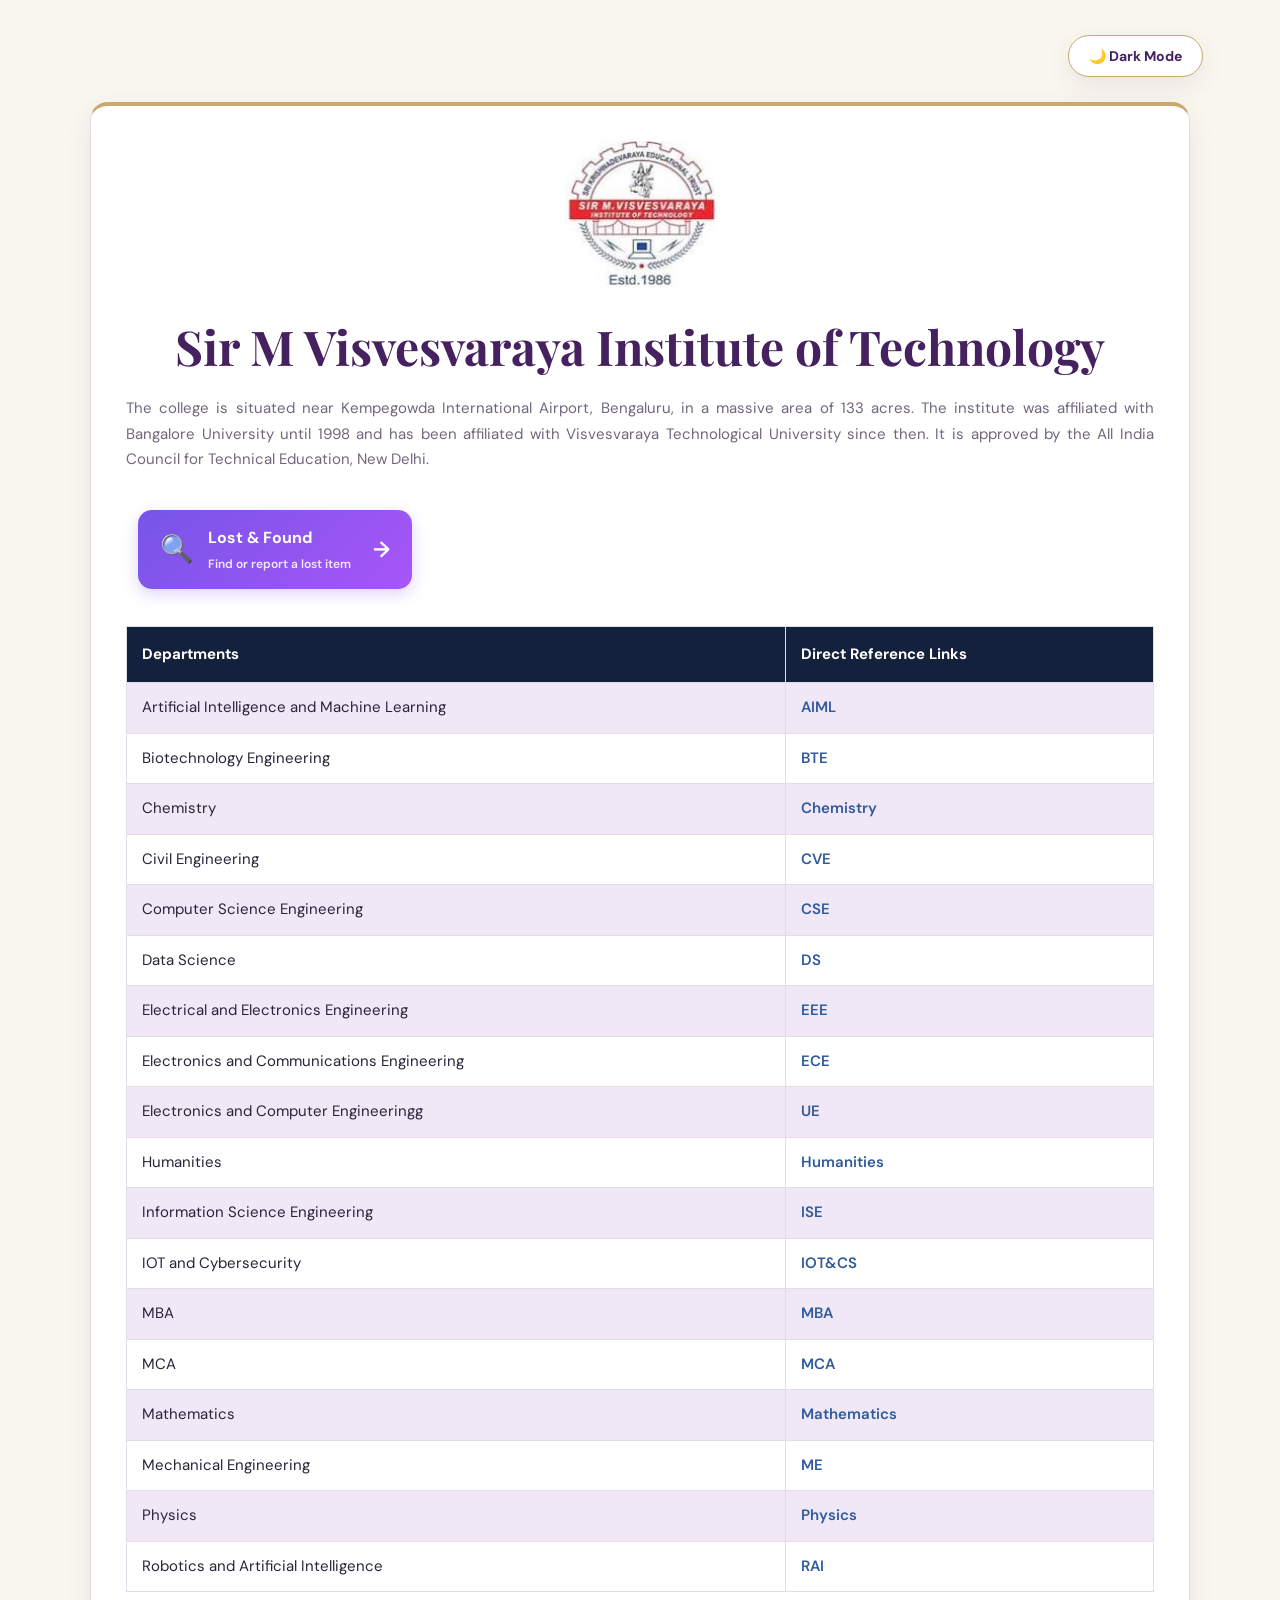
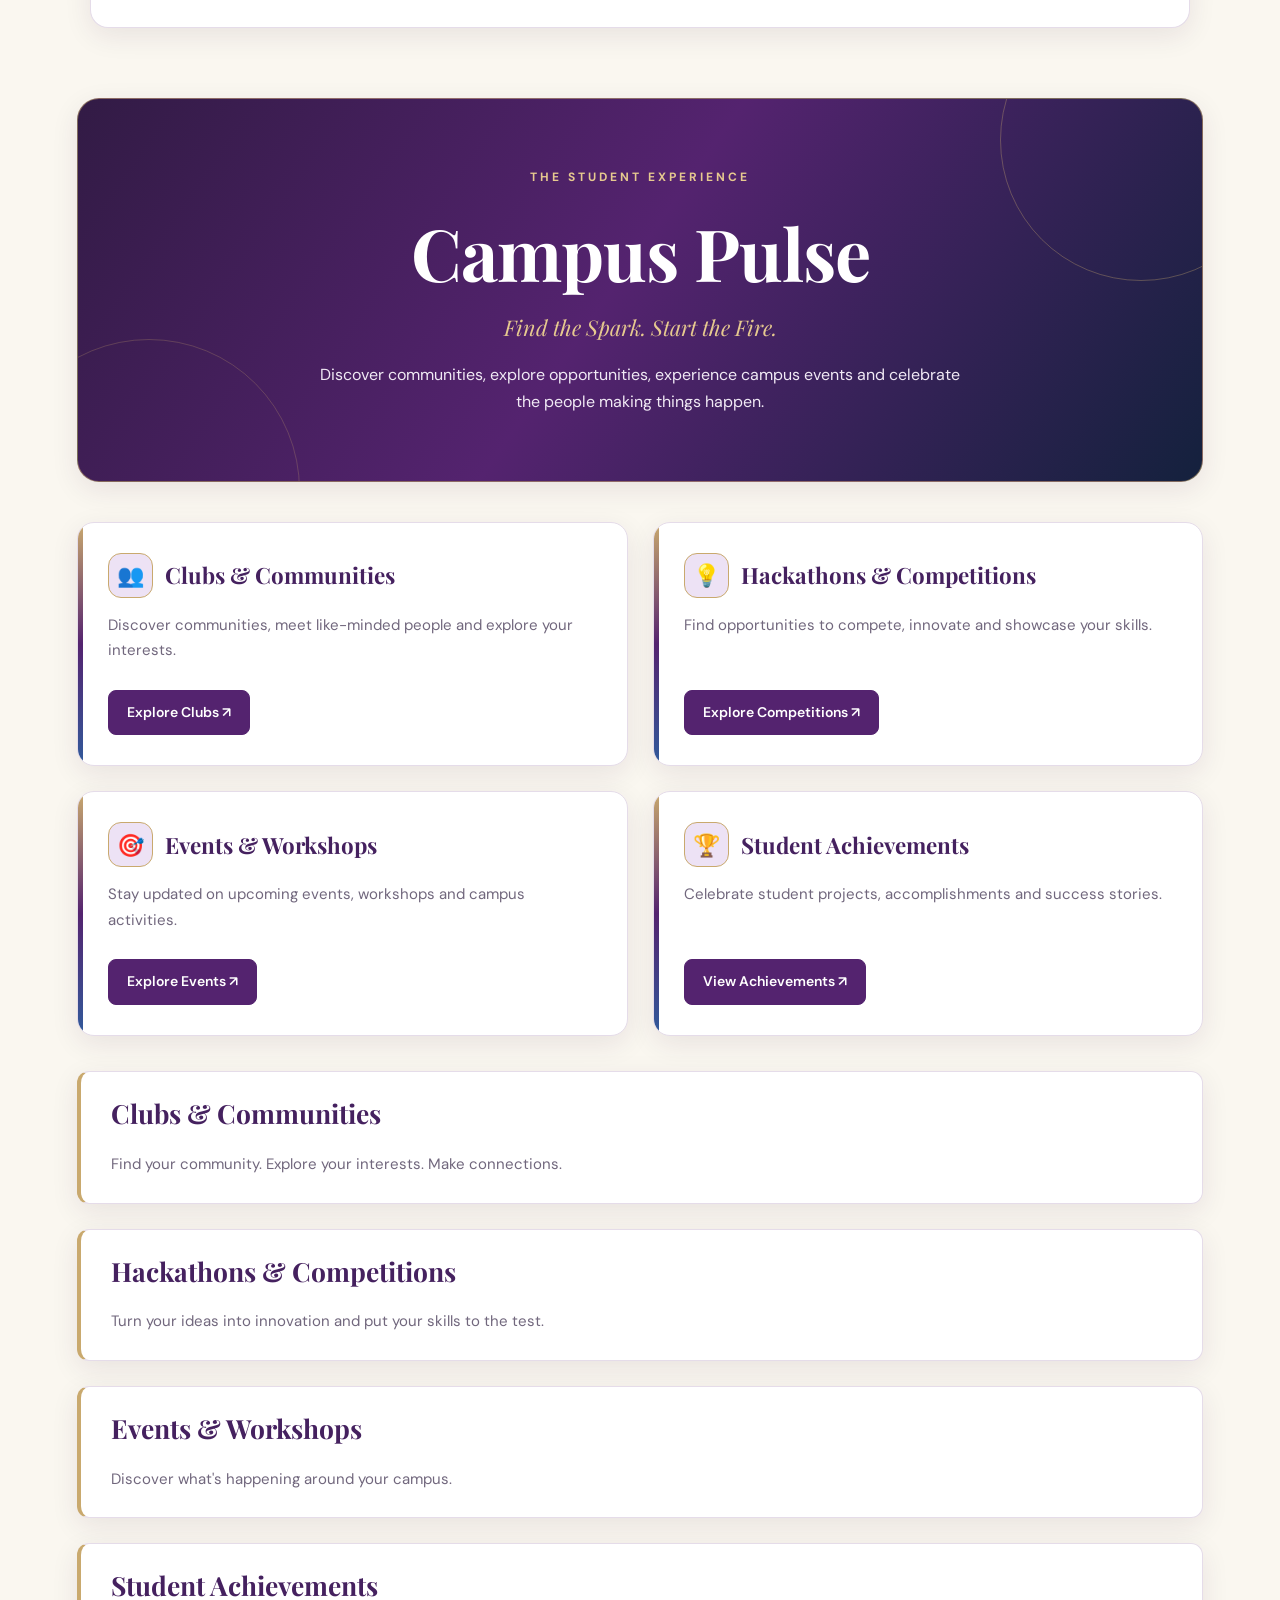
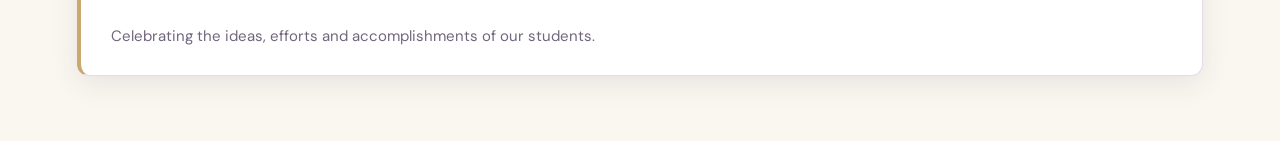
<file: index.html>
<!DOCTYPE html>
<html lang="en">
<head>
    <meta charset="UTF-8">
    <meta name="viewport" content="width=device-width, initial-scale=1.0">
    <title>Campus Pulse | Sir MVIT</title>
    <link rel="stylesheet" href="assign.css">
</head>

<body>

    <button id="theme-toggle" class="theme-toggle">
        🌙 Dark Mode
    </button>

    <div class="card">

        <!-- KEEP YOUR EXISTING COMPLETE BASE64 IMAGE LINE HERE -->
        <img src="[data-uri]" alt="logo">

        <h1>Sir M Visvesvaraya Institute of Technology</h1>

        <div>
            The college is situated near Kempegowda International Airport,
            Bengaluru, in a massive area of 133 acres. The institute was
            affiliated with Bangalore University until 1998 and has been
            affiliated with Visvesvaraya Technological University since then.
            It is approved by the All India Council for Technical Education,
            New Delhi.
        </div>

        <br>

        <table border="2">
        <tr>
            <a href="lost-found.html" class="lost-found-btn">
    <span class="lost-found-icon">🔍</span>
    <span class="lost-found-text">
        <strong>Lost & Found</strong>
        <small>Find or report a lost item</small>
    </span>
    <span class="lost-found-arrow">→</span>
</a>
            <th>Departments</th>
            <th>Direct Reference Links</th>
        </tr>
        <tr>
            <td>Artificial Intelligence and Machine Learning</td>
            <td><a href="https://www.sirmvit.edu/artificial-intelligence-and-machine-learning">AIML</a><br></td>
        </tr>
        <tr>
            <td>Biotechnology Engineering</td>
            <td><a href="https://www.sirmvit.edu/biotechnology">BTE</a><br></td>
        </tr>
        <tr>
            <td>Chemistry</td>
            <td><a href="https://www.sirmvit.edu/department-of-chemistry/">Chemistry</a></td>
        </tr>
        <tr>
            <td>Civil Engineering</td>
            <td><a href="https://www.sirmvit.edu/department-of-civil-engineering">CVE</a></td>
        </tr>
        <tr>
            <td>Computer Science Engineering</td>
            <td> <a href="https://www.sirmvit.edu/department-of-computer-science-engineering">CSE</a></td>
        </tr>
        <tr>
            <td>Data Science</td>
            <td><a href="https://www.sirmvit.edu/computer-science-engineering-data-science/">DS</a></td>
        </tr>
        <tr>
            <td>Electrical and Electronics Engineering</td>
            <td><a href="https://www.sirmvit.edu/department-of-electrical-electronics-engineering">EEE</a></td>
        </tr>
        <tr>
            <td>Electronics and Communications Engineering</td>
            <td><a href="https://www.sirmvit.edu/department-of-electronics-communication">ECE</a></td>
        </tr>
        <tr>
            <td>Electronics and Computer Engineeringg</td>
            <td><a href="https://www.sirmvit.edu/electronics-and-computer-engineering">UE</a></td>
        </tr>
        <tr>
            <td>Humanities</td>
            <td><a href="https://www.sirmvit.edu/department-of-humanities/">Humanities</a></a></td>
        </tr>
        <tr>
            <td>Information Science Engineering</td>
            <td><a href="https://www.sirmvit.edu/department-of-information-science-engineering/">ISE</a></a></td>
        </tr>
        <tr>
            <td>IOT and Cybersecurity</td>
            <td> <a href="https://www.sirmvit.edu/cse-iot-cybersecurity-including-blockchain-technology">IOT&CS</a></td>
        </tr>
        <tr>
            <td>MBA</td>
            <td><a href="https://www.sirmvit.edu/department-of-mba/">MBA</a></td>
        </tr>
        <tr>
            <td>MCA</td>
            <td><a href="https://www.sirmvit.edu/department-of-mca/">MCA</a></td>
        </tr>
        <tr>
            <td>Mathematics</td>
            <td><a href="https://www.sirmvit.edu/department-of-mathematics/">Mathematics</a></td>
        </tr>
        <tr>
            <td>Mechanical Engineering</td>
            <td><a href="https://www.sirmvit.edu/mechanical-engineering-new/">ME</a></td>
        </tr>
        <tr>
            <td>Physics</td>
            <td><a href="https://www.sirmvit.edu/department-of-physics/">Physics</a></td>
        </tr>
        <tr>
            <td>Robotics and Artificial Intelligence</td>
            <td> <a href="https://www.sirmvit.edu/robotics-and-artificial-intelligence/">RAI</a></td>
        </tr>

 
    </table>

    </div>

    <!-- CAMPUS PULSE SECTION -->

    <section class="campus-pulse">

        <header class="pulse-header">

            <span class="pulse-label">THE STUDENT EXPERIENCE</span>

            <h1>Campus Pulse</h1>

            <p class="pulse-tagline">Find the Spark. Start the Fire.</p>

            <p class="pulse-description">
                Discover communities, explore opportunities, experience
                campus events and celebrate the people making things happen.
            </p>

        </header>

        <div class="pulse-container">

            <article class="pulse-card">
                <h2>
                    <span class="pulse-icon" aria-hidden="true">👥</span>
                    Clubs &amp; Communities
                </h2>

                <p>
                    Discover communities, meet like-minded people and
                    explore your interests.
                </p>

                <a href="clubs.html" target="_blank" rel="noopener">
                    Explore Clubs ↗
                </a>
            </article>

            <article class="pulse-card">
                <h2>
                    <span class="pulse-icon" aria-hidden="true">💡</span>
                    Hackathons &amp; Competitions
                </h2>

                <p>
                    Find opportunities to compete, innovate and
                    showcase your skills.
                </p>

                <a href="competitions.html" target="_blank" rel="noopener">
                    Explore Competitions ↗
                </a>
            </article>

            <article class="pulse-card">
                <h2>
                    <span class="pulse-icon" aria-hidden="true">🎯</span>
                    Events &amp; Workshops
                </h2>

                <p>
                    Stay updated on upcoming events, workshops and
                    campus activities.
                </p>

                <a href="events.html" target="_blank" rel="noopener">
                    Explore Events ↗
                </a>
            </article>

            <article class="pulse-card">
                <h2>
                    <span class="pulse-icon" aria-hidden="true">🏆</span>
                    Student Achievements
                </h2>

                <p>
                    Celebrate student projects, accomplishments and
                    success stories.
                </p>

                <a href="achievements.html" target="_blank" rel="noopener">
                    View Achievements ↗
                </a>
            </article>

        </div>

        <div class="pulse-detail" id="clubs">
            <h2>Clubs &amp; Communities</h2>
            <p>
                Find your community. Explore your interests. Make connections.
            </p>
        </div>

        <div class="pulse-detail" id="competitions">
            <h2>Hackathons &amp; Competitions</h2>
            <p>
                Turn your ideas into innovation and put your skills to the test.
            </p>
        </div>

        <div class="pulse-detail" id="events">
            <h2>Events &amp; Workshops</h2>
            <p>
                Discover what's happening around your campus.
            </p>
        </div>

        <div class="pulse-detail" id="achievements">
            <h2>Student Achievements</h2>
            <p>
                Celebrating the ideas, efforts and accomplishments
                of our students.
            </p>
        </div>

    </section>

    <script src="script.js"></script>

</body>
</html>
</file>
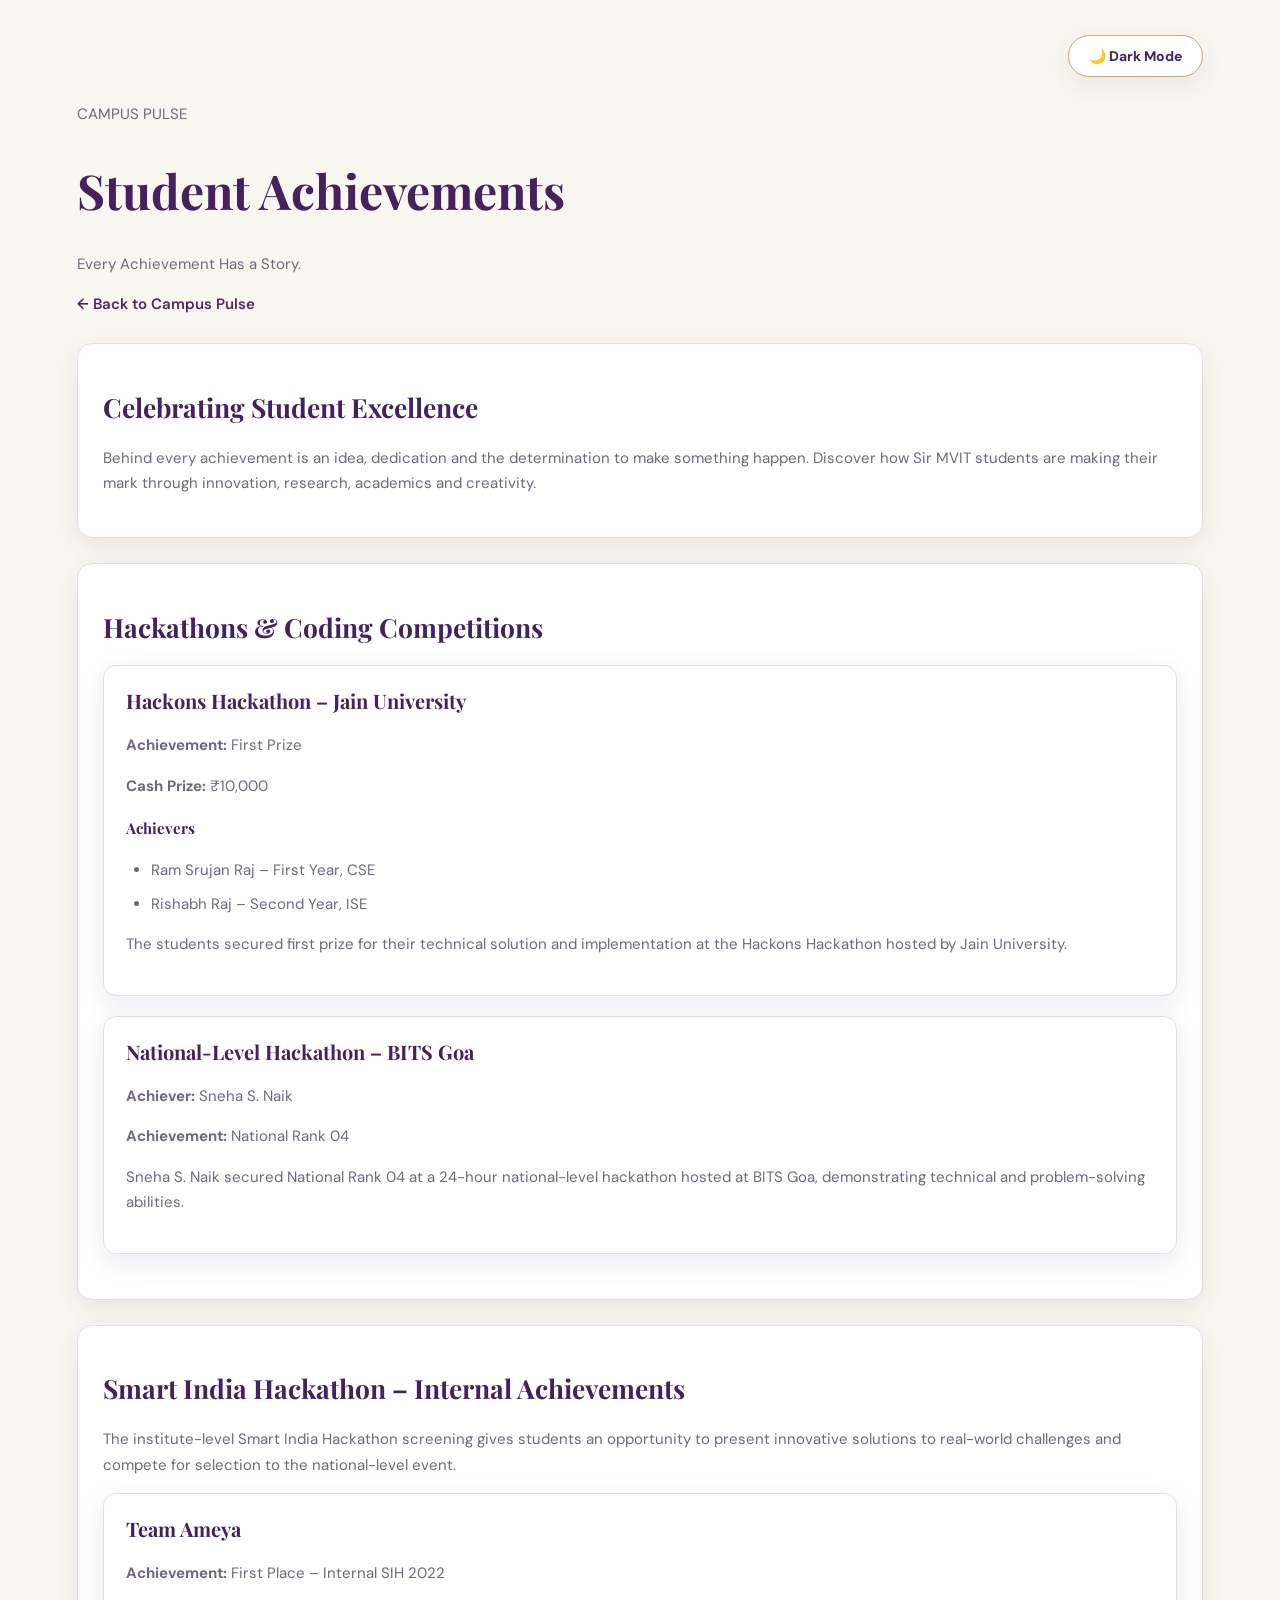
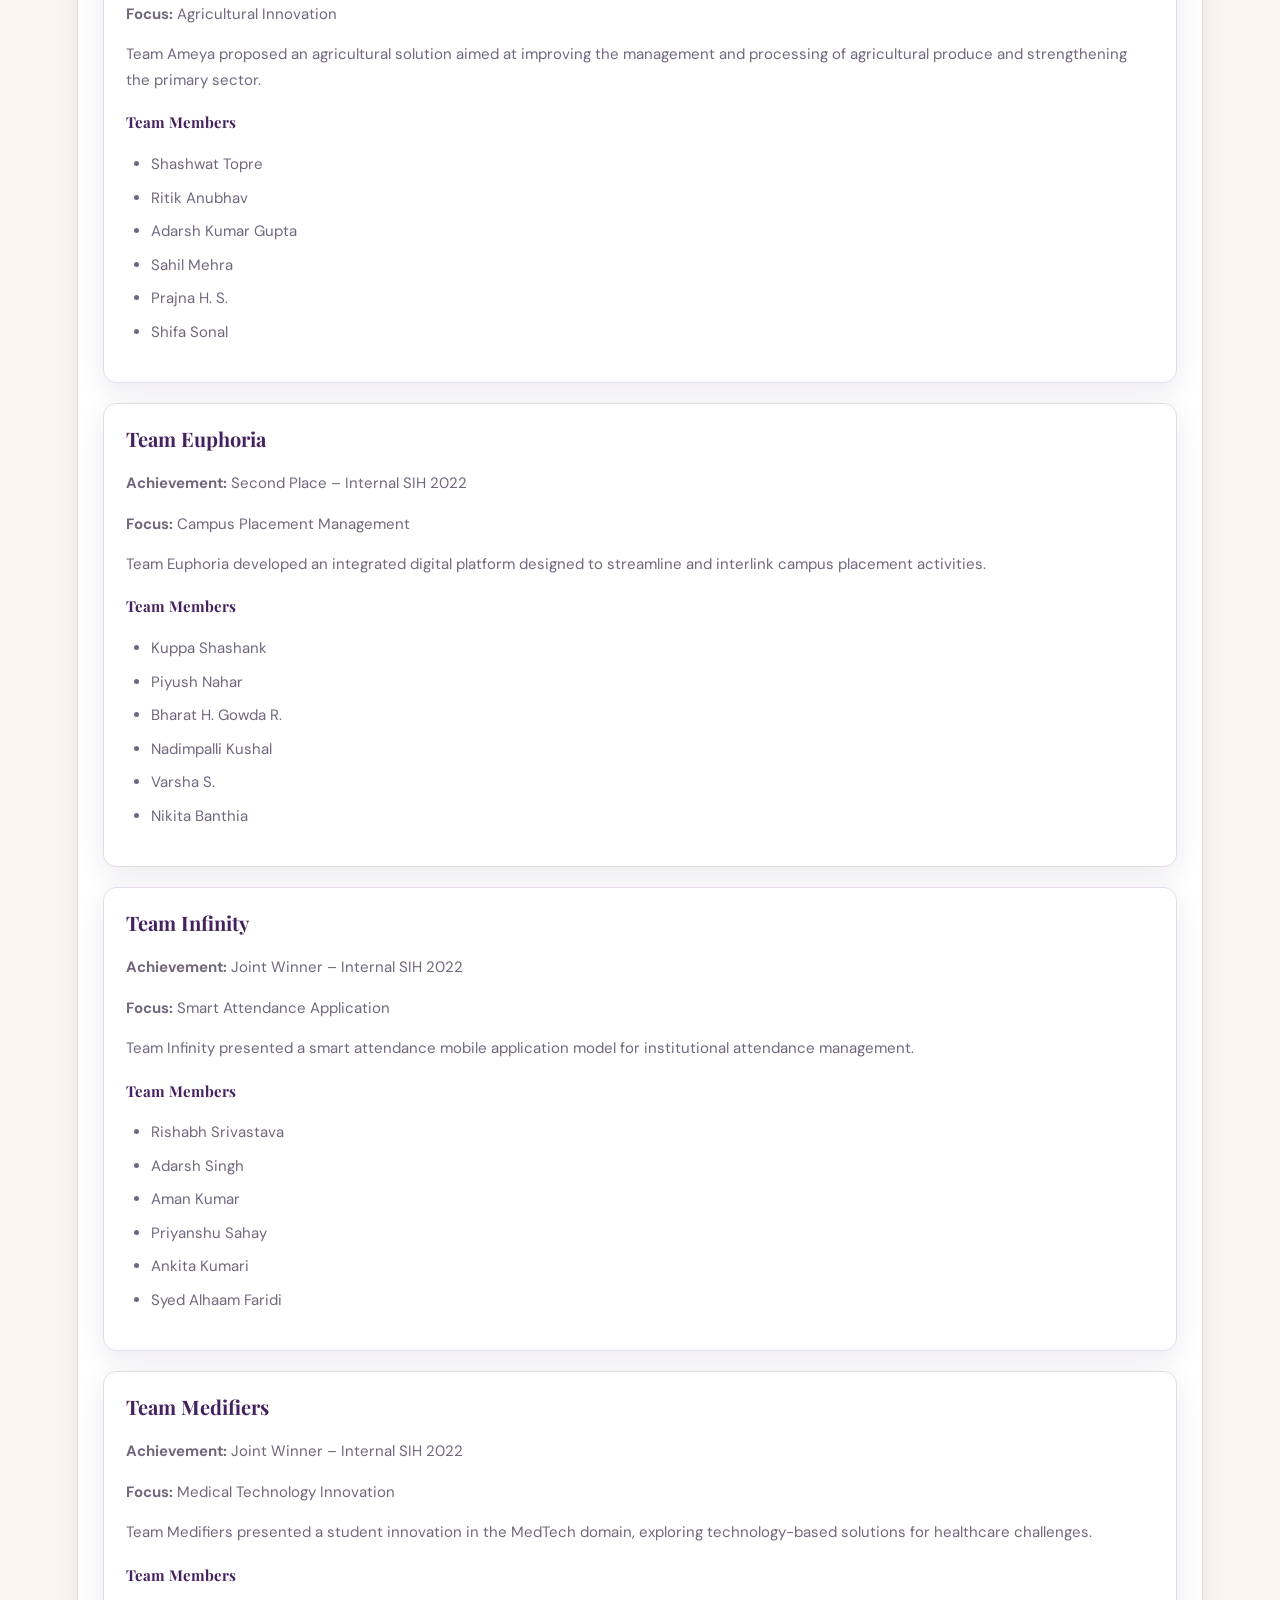
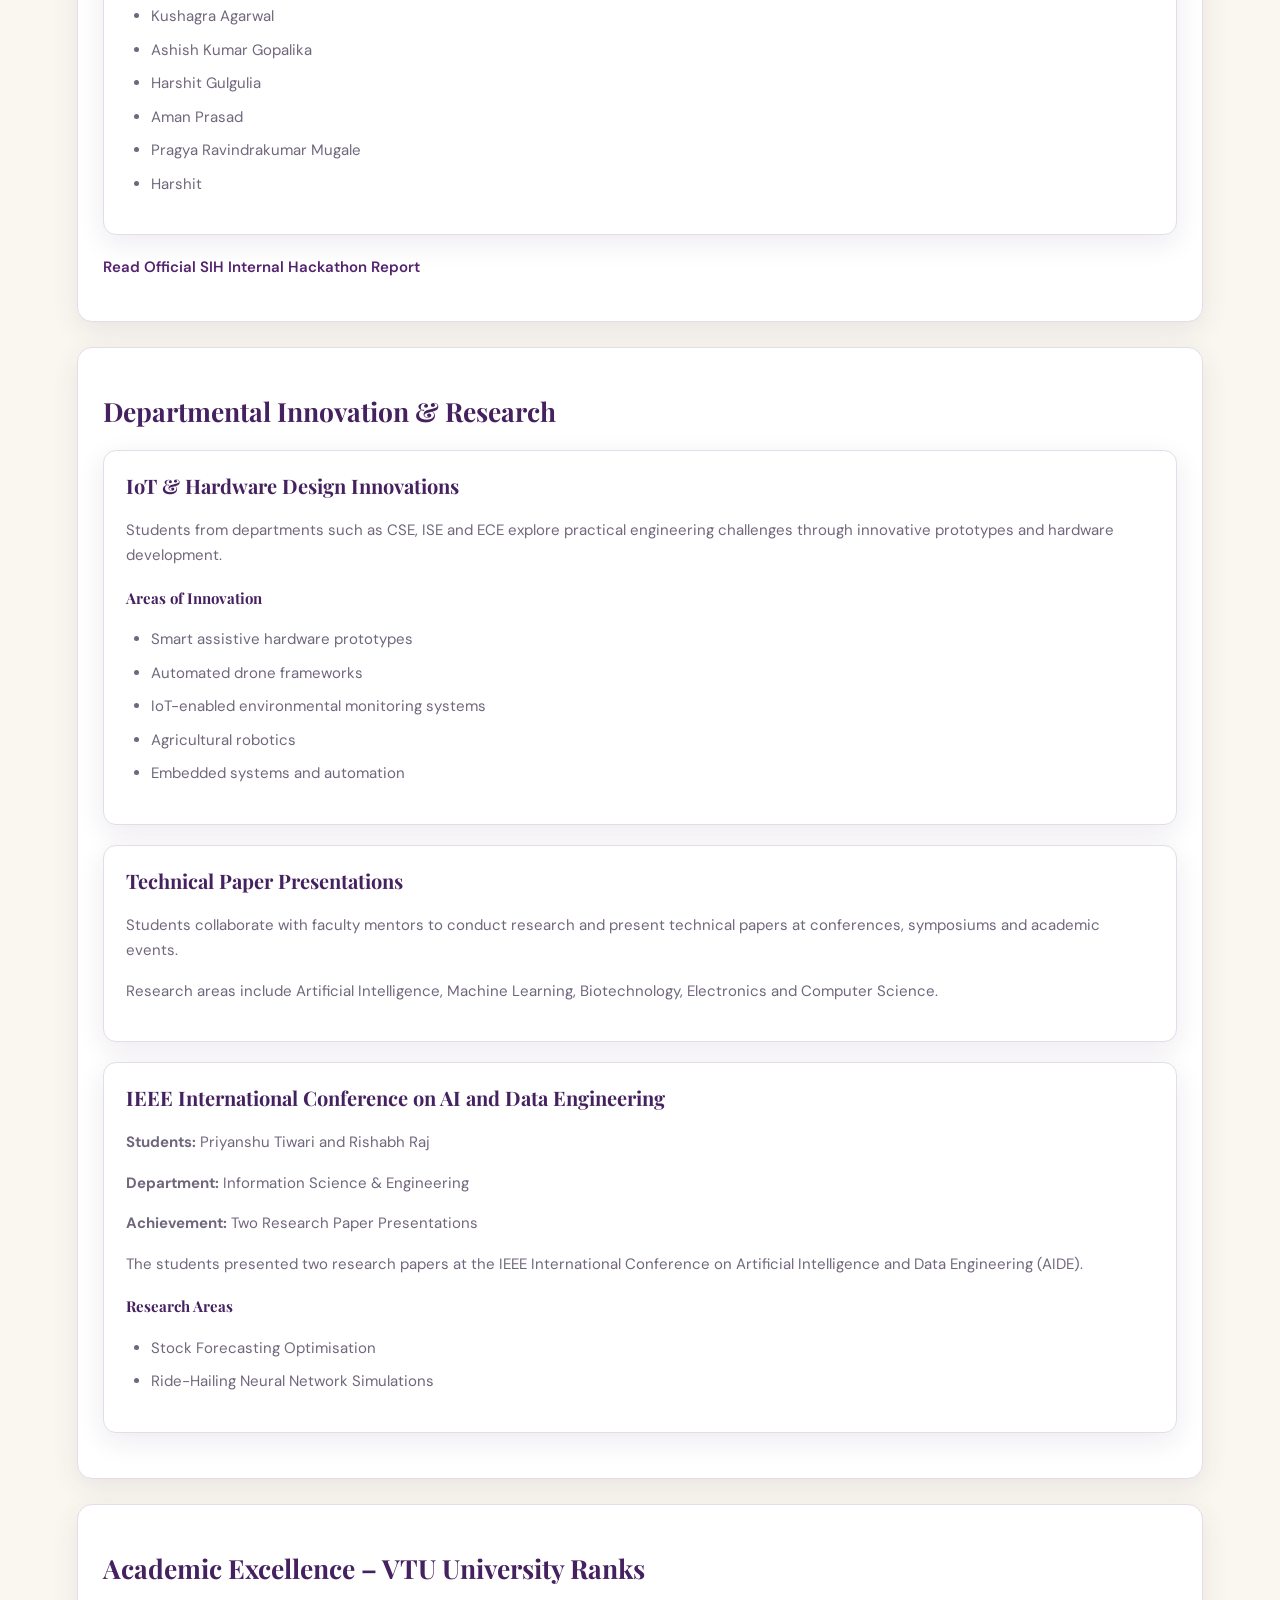
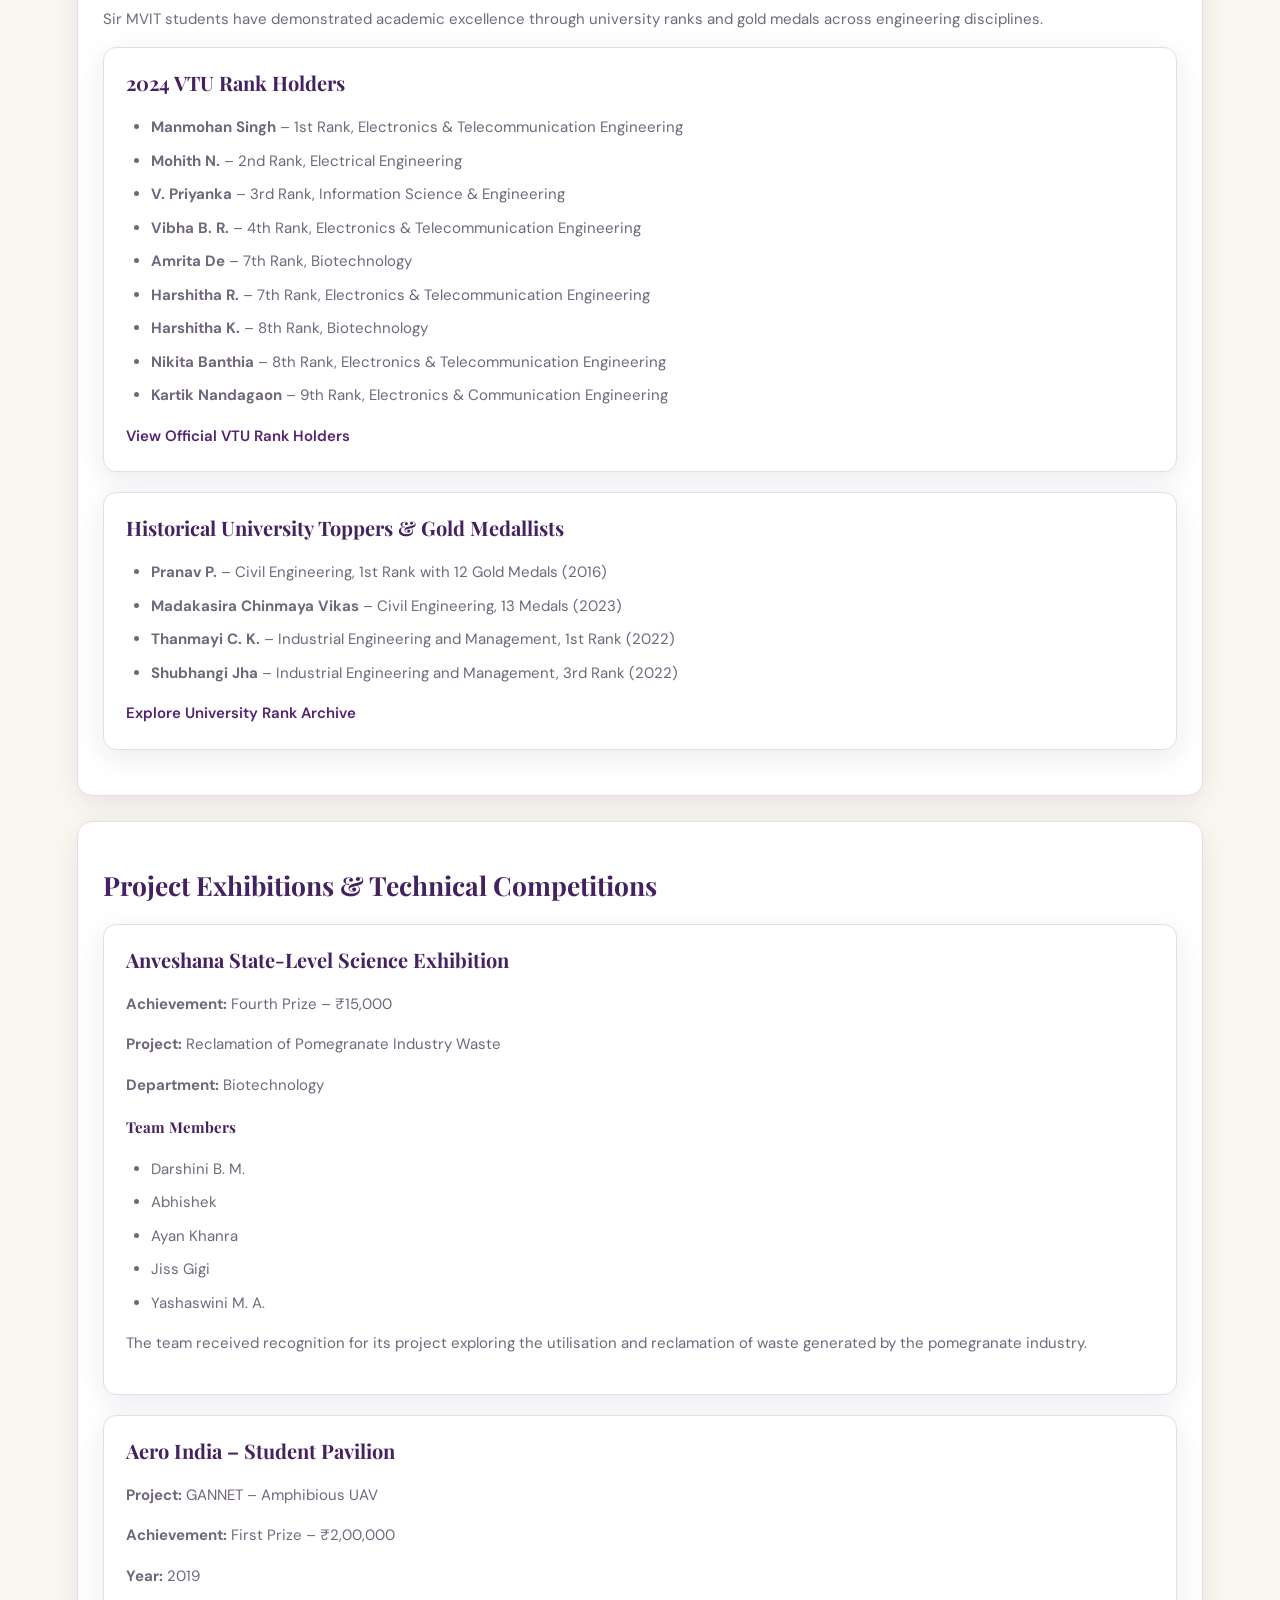
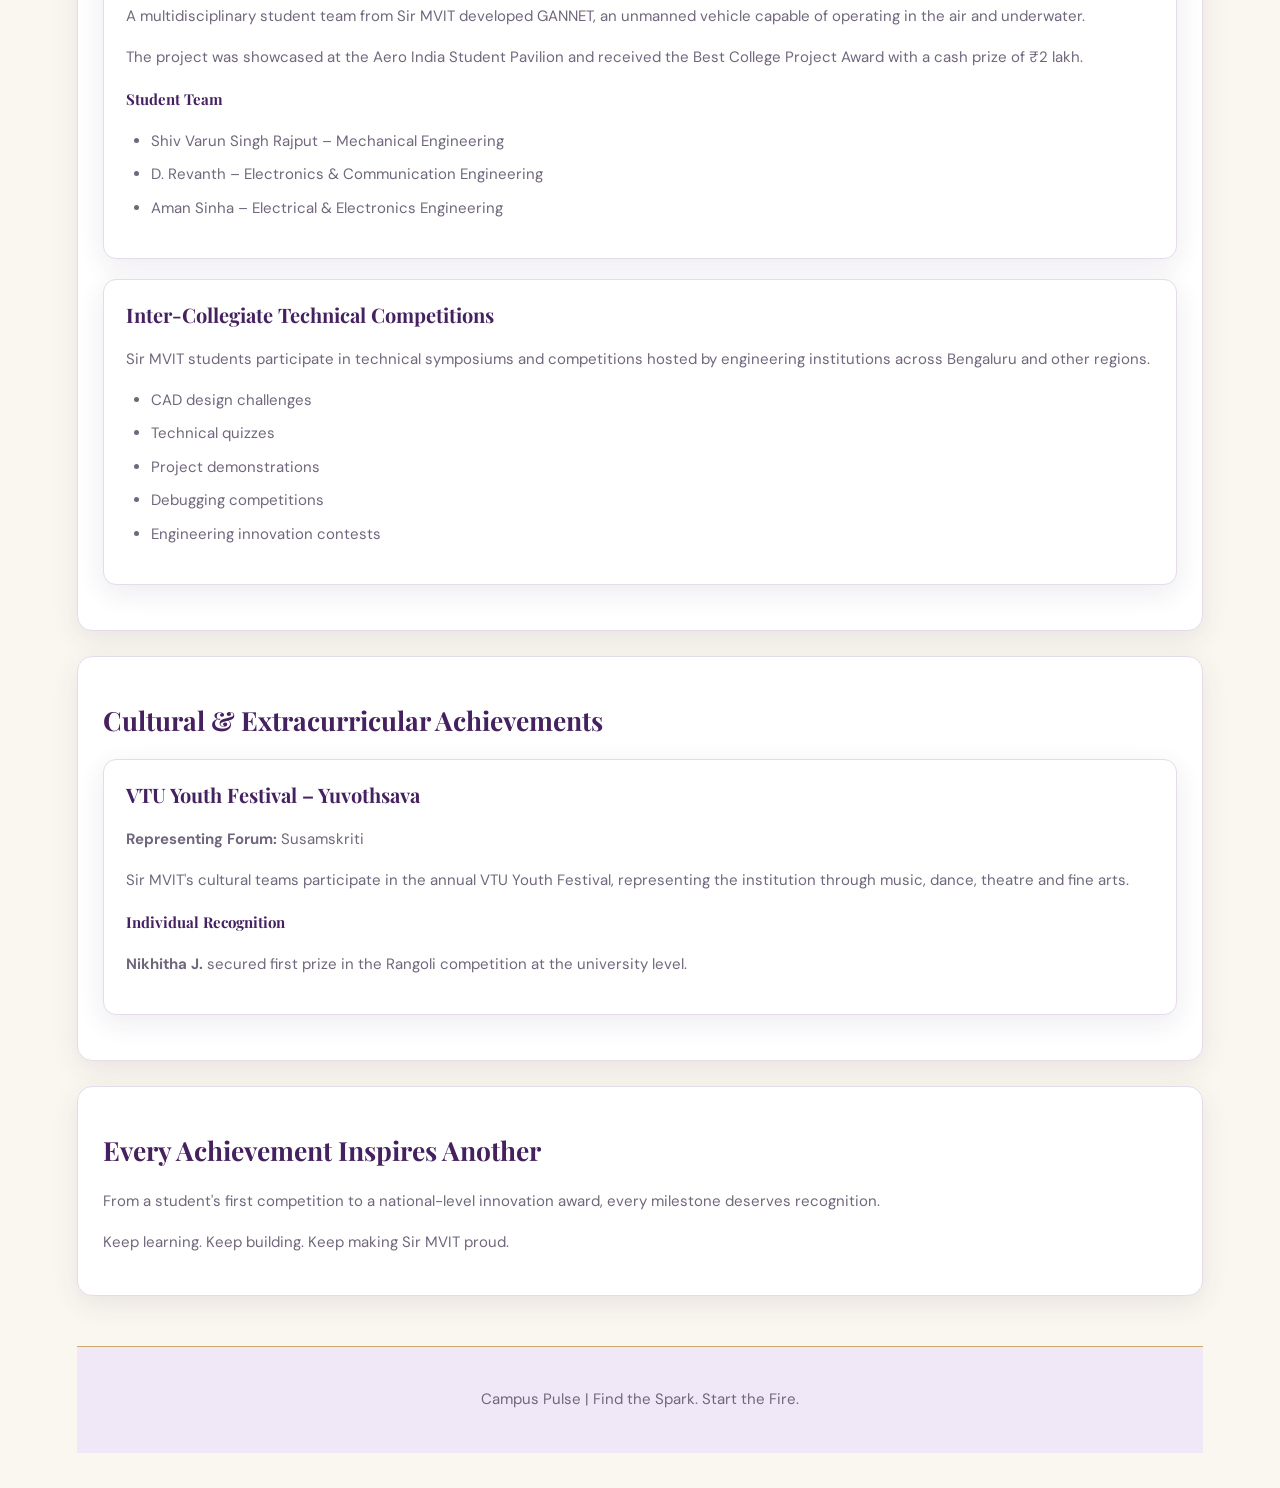
<file: achievements.html>
<!DOCTYPE html>
<html lang="en" data-theme="light">

<head>
    <meta charset="UTF-8">
    <meta name="viewport" content="width=device-width, initial-scale=1.0">

    <title>Student Achievements | Campus Pulse</title>

    <link rel="stylesheet" href="assign.css">
</head>

<body>

    <!-- Theme Toggle -->
    <button id="theme-toggle" class="theme-toggle">
        🌙 Dark Mode
    </button>

    <!-- Header -->
    <header>
        <p>CAMPUS PULSE</p>
        <h1>Student Achievements</h1>
        <p>Every Achievement Has a Story.</p>
    </header>

    <!-- Navigation -->
    <nav class="page-navigation">
        <a href="index.html">← Back to Campus Pulse</a>
    </nav>

    <main>

        <!-- Introduction -->
        <section>
            <h2>Celebrating Student Excellence</h2>

            <p>
                Behind every achievement is an idea, dedication
                and the determination to make something happen.
                Discover how Sir MVIT students are making their mark
                through innovation, research, academics and creativity.
            </p>
        </section>


        <!-- HACKATHONS -->
        <section>

            <h2>Hackathons & Coding Competitions</h2>

            <article>
                <h3>Hackons Hackathon – Jain University</h3>

                <p><strong>Achievement:</strong> First Prize</p>
                <p><strong>Cash Prize:</strong> ₹10,000</p>

                <h4>Achievers</h4>

                <ul>
                    <li>Ram Srujan Raj – First Year, CSE</li>
                    <li>Rishabh Raj – Second Year, ISE</li>
                </ul>

                <p>
                    The students secured first prize for their
                    technical solution and implementation at
                    the Hackons Hackathon hosted by Jain University.
                </p>
            </article>


            <article>
                <h3>National-Level Hackathon – BITS Goa</h3>

                <p><strong>Achiever:</strong> Sneha S. Naik</p>
                <p><strong>Achievement:</strong> National Rank 04</p>

                <p>
                    Sneha S. Naik secured National Rank 04 at a
                    24-hour national-level hackathon hosted at
                    BITS Goa, demonstrating technical and
                    problem-solving abilities.
                </p>
            </article>

        </section>


        <!-- SMART INDIA HACKATHON -->
        <section>

            <h2>Smart India Hackathon – Internal Achievements</h2>

            <p>
                The institute-level Smart India Hackathon screening
                gives students an opportunity to present innovative
                solutions to real-world challenges and compete
                for selection to the national-level event.
            </p>


            <article>
                <h3>Team Ameya</h3>

                <p><strong>Achievement:</strong> First Place – Internal SIH 2022</p>
                <p><strong>Focus:</strong> Agricultural Innovation</p>

                <p>
                    Team Ameya proposed an agricultural solution
                    aimed at improving the management and processing
                    of agricultural produce and strengthening
                    the primary sector.
                </p>

                <h4>Team Members</h4>

                <ul>
                    <li>Shashwat Topre</li>
                    <li>Ritik Anubhav</li>
                    <li>Adarsh Kumar Gupta</li>
                    <li>Sahil Mehra</li>
                    <li>Prajna H. S.</li>
                    <li>Shifa Sonal</li>
                </ul>
            </article>


            <article>
                <h3>Team Euphoria</h3>

                <p><strong>Achievement:</strong> Second Place – Internal SIH 2022</p>
                <p><strong>Focus:</strong> Campus Placement Management</p>

                <p>
                    Team Euphoria developed an integrated digital
                    platform designed to streamline and interlink
                    campus placement activities.
                </p>

                <h4>Team Members</h4>

                <ul>
                    <li>Kuppa Shashank</li>
                    <li>Piyush Nahar</li>
                    <li>Bharat H. Gowda R.</li>
                    <li>Nadimpalli Kushal</li>
                    <li>Varsha S.</li>
                    <li>Nikita Banthia</li>
                </ul>
            </article>


            <article>
                <h3>Team Infinity</h3>

                <p><strong>Achievement:</strong> Joint Winner – Internal SIH 2022</p>
                <p><strong>Focus:</strong> Smart Attendance Application</p>

                <p>
                    Team Infinity presented a smart attendance
                    mobile application model for institutional
                    attendance management.
                </p>

                <h4>Team Members</h4>

                <ul>
                    <li>Rishabh Srivastava</li>
                    <li>Adarsh Singh</li>
                    <li>Aman Kumar</li>
                    <li>Priyanshu Sahay</li>
                    <li>Ankita Kumari</li>
                    <li>Syed Alhaam Faridi</li>
                </ul>
            </article>


            <article>
                <h3>Team Medifiers</h3>

                <p><strong>Achievement:</strong> Joint Winner – Internal SIH 2022</p>
                <p><strong>Focus:</strong> Medical Technology Innovation</p>

                <p>
                    Team Medifiers presented a student innovation
                    in the MedTech domain, exploring technology-based
                    solutions for healthcare challenges.
                </p>

                <h4>Team Members</h4>

                <ul>
                    <li>Kushagra Agarwal</li>
                    <li>Ashish Kumar Gopalika</li>
                    <li>Harshit Gulgulia</li>
                    <li>Aman Prasad</li>
                    <li>Pragya Ravindrakumar Mugale</li>
                    <li>Harshit</li>
                </ul>
            </article>

            <p>
                <a href="https://www.sirmvit.edu/internal-hackathon-2022/"
                   target="_blank" rel="noopener noreferrer">
                    Read Official SIH Internal Hackathon Report
                </a>
            </p>

        </section>


        <!-- DEPARTMENTAL INNOVATION -->
        <section>

            <h2>Departmental Innovation & Research</h2>

            <article>
                <h3>IoT & Hardware Design Innovations</h3>

                <p>
                    Students from departments such as CSE, ISE and ECE
                    explore practical engineering challenges through
                    innovative prototypes and hardware development.
                </p>

                <h4>Areas of Innovation</h4>

                <ul>
                    <li>Smart assistive hardware prototypes</li>
                    <li>Automated drone frameworks</li>
                    <li>IoT-enabled environmental monitoring systems</li>
                    <li>Agricultural robotics</li>
                    <li>Embedded systems and automation</li>
                </ul>
            </article>


            <article>
                <h3>Technical Paper Presentations</h3>

                <p>
                    Students collaborate with faculty mentors to
                    conduct research and present technical papers
                    at conferences, symposiums and academic events.
                </p>

                <p>
                    Research areas include Artificial Intelligence,
                    Machine Learning, Biotechnology, Electronics
                    and Computer Science.
                </p>
            </article>


            <article>
                <h3>IEEE International Conference on AI and Data Engineering</h3>

                <p><strong>Students:</strong> Priyanshu Tiwari and Rishabh Raj</p>
                <p><strong>Department:</strong> Information Science & Engineering</p>
                <p><strong>Achievement:</strong> Two Research Paper Presentations</p>

                <p>
                    The students presented two research papers at
                    the IEEE International Conference on Artificial
                    Intelligence and Data Engineering (AIDE).
                </p>

                <h4>Research Areas</h4>

                <ul>
                    <li>Stock Forecasting Optimisation</li>
                    <li>Ride-Hailing Neural Network Simulations</li>
                </ul>
            </article>

        </section>


        <!-- VTU RANKS -->
        <section>

            <h2>Academic Excellence – VTU University Ranks</h2>

            <p>
                Sir MVIT students have demonstrated academic excellence
                through university ranks and gold medals across
                engineering disciplines.
            </p>


            <article>
                <h3>2024 VTU Rank Holders</h3>

                <ul>
                    <li>
                        <strong>Manmohan Singh</strong> –
                        1st Rank, Electronics & Telecommunication Engineering
                    </li>

                    <li>
                        <strong>Mohith N.</strong> –
                        2nd Rank, Electrical Engineering
                    </li>

                    <li>
                        <strong>V. Priyanka</strong> –
                        3rd Rank, Information Science & Engineering
                    </li>

                    <li>
                        <strong>Vibha B. R.</strong> –
                        4th Rank, Electronics & Telecommunication Engineering
                    </li>

                    <li>
                        <strong>Amrita De</strong> –
                        7th Rank, Biotechnology
                    </li>

                    <li>
                        <strong>Harshitha R.</strong> –
                        7th Rank, Electronics & Telecommunication Engineering
                    </li>

                    <li>
                        <strong>Harshitha K.</strong> –
                        8th Rank, Biotechnology
                    </li>

                    <li>
                        <strong>Nikita Banthia</strong> –
                        8th Rank, Electronics & Telecommunication Engineering
                    </li>

                    <li>
                        <strong>Kartik Nandagaon</strong> –
                        9th Rank, Electronics & Communication Engineering
                    </li>
                </ul>

                <a href="https://www.sirmvit.edu/university-rank-holders/"
                   target="_blank" rel="noopener noreferrer">
                    View Official VTU Rank Holders
                </a>
            </article>


            <article>
                <h3>Historical University Toppers & Gold Medallists</h3>

                <ul>
                    <li>
                        <strong>Pranav P.</strong> –
                        Civil Engineering, 1st Rank with 12 Gold Medals (2016)
                    </li>

                    <li>
                        <strong>Madakasira Chinmaya Vikas</strong> –
                        Civil Engineering, 13 Medals (2023)
                    </li>

                    <li>
                        <strong>Thanmayi C. K.</strong> –
                        Industrial Engineering and Management, 1st Rank (2022)
                    </li>

                    <li>
                        <strong>Shubhangi Jha</strong> –
                        Industrial Engineering and Management, 3rd Rank (2022)
                    </li>
                </ul>

                <a href="https://www.sirmvit.edu/university-rank-holders/"
                   target="_blank" rel="noopener noreferrer">
                    Explore University Rank Archive
                </a>
            </article>

        </section>


        <!-- PROJECT EXHIBITIONS -->
        <section>

            <h2>Project Exhibitions & Technical Competitions</h2>

            <article>
                <h3>Anveshana State-Level Science Exhibition</h3>

                <p><strong>Achievement:</strong> Fourth Prize – ₹15,000</p>
                <p><strong>Project:</strong> Reclamation of Pomegranate Industry Waste</p>
                <p><strong>Department:</strong> Biotechnology</p>

                <h4>Team Members</h4>

                <ul>
                    <li>Darshini B. M.</li>
                    <li>Abhishek</li>
                    <li>Ayan Khanra</li>
                    <li>Jiss Gigi</li>
                    <li>Yashaswini M. A.</li>
                </ul>

                <p>
                    The team received recognition for its project
                    exploring the utilisation and reclamation of
                    waste generated by the pomegranate industry.
                </p>
            </article>


            <article>
                <h3>Aero India – Student Pavilion</h3>

                <p><strong>Project:</strong> GANNET – Amphibious UAV</p>
                <p><strong>Achievement:</strong> First Prize – ₹2,00,000</p>
                <p><strong>Year:</strong> 2019</p>

                <p>
                    A multidisciplinary student team from Sir MVIT
                    developed GANNET, an unmanned vehicle capable
                    of operating in the air and underwater.
                </p>

                <p>
                    The project was showcased at the Aero India
                    Student Pavilion and received the Best College
                    Project Award with a cash prize of ₹2 lakh.
                </p>

                <h4>Student Team</h4>

                <ul>
                    <li>Shiv Varun Singh Rajput – Mechanical Engineering</li>
                    <li>D. Revanth – Electronics & Communication Engineering</li>
                    <li>Aman Sinha – Electrical & Electronics Engineering</li>
                </ul>
            </article>


            <article>
                <h3>Inter-Collegiate Technical Competitions</h3>

                <p>
                    Sir MVIT students participate in technical
                    symposiums and competitions hosted by engineering
                    institutions across Bengaluru and other regions.
                </p>

                <ul>
                    <li>CAD design challenges</li>
                    <li>Technical quizzes</li>
                    <li>Project demonstrations</li>
                    <li>Debugging competitions</li>
                    <li>Engineering innovation contests</li>
                </ul>
            </article>

        </section>


        <!-- CULTURAL ACHIEVEMENTS -->
        <section>

            <h2>Cultural & Extracurricular Achievements</h2>

            <article>
                <h3>VTU Youth Festival – Yuvothsava</h3>

                <p><strong>Representing Forum:</strong> Susamskriti</p>

                <p>
                    Sir MVIT's cultural teams participate in the
                    annual VTU Youth Festival, representing the
                    institution through music, dance, theatre
                    and fine arts.
                </p>

                <h4>Individual Recognition</h4>

                <p>
                    <strong>Nikhitha J.</strong> secured first prize
                    in the Rangoli competition at the university level.
                </p>
            </article>

        </section>


        <!-- CLOSING -->
        <section>

            <h2>Every Achievement Inspires Another</h2>

            <p>
                From a student's first competition to a national-level
                innovation award, every milestone deserves recognition.
            </p>

            <p>
                Keep learning. Keep building. Keep making Sir MVIT proud.
            </p>

        </section>

    </main>


    <footer>
        <p>Campus Pulse | Find the Spark. Start the Fire.</p>
    </footer>


    <!-- Existing theme functionality -->
    <script src="script.js"></script>

</body>
</html>
</file>
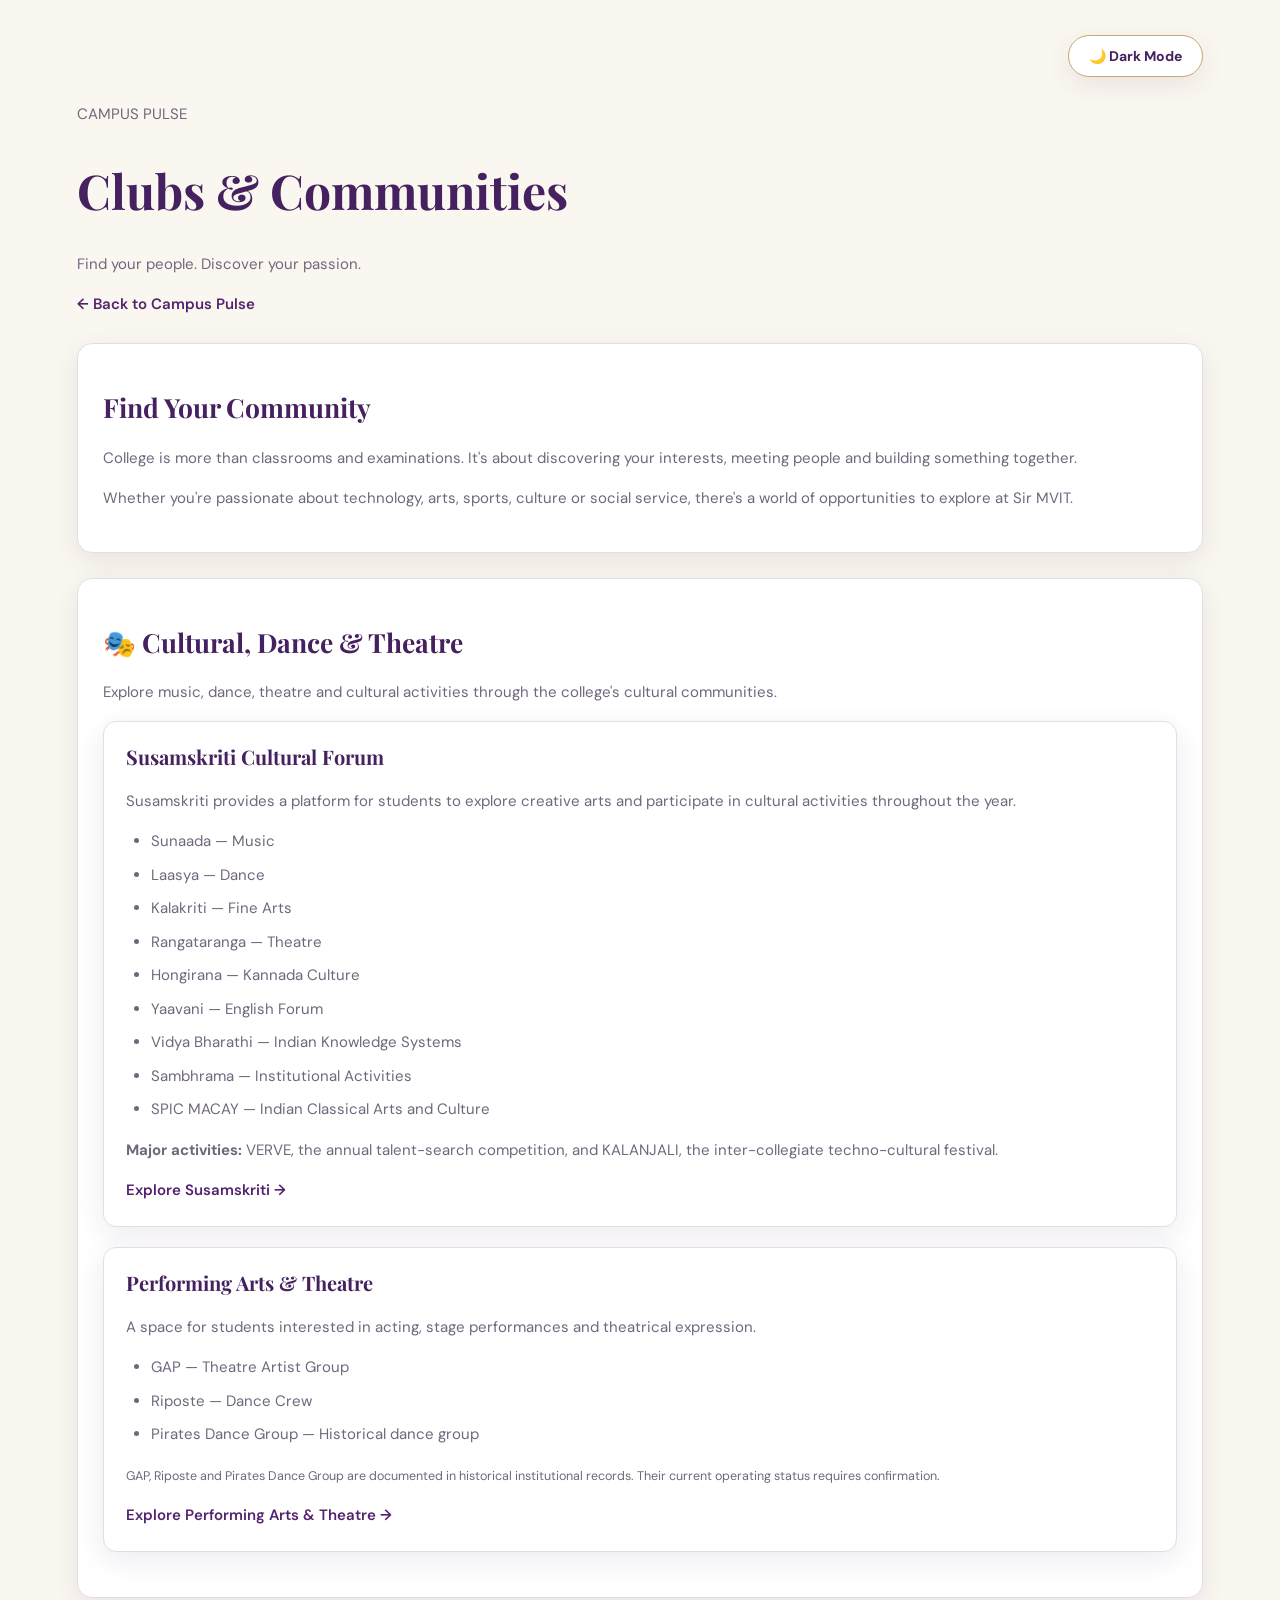
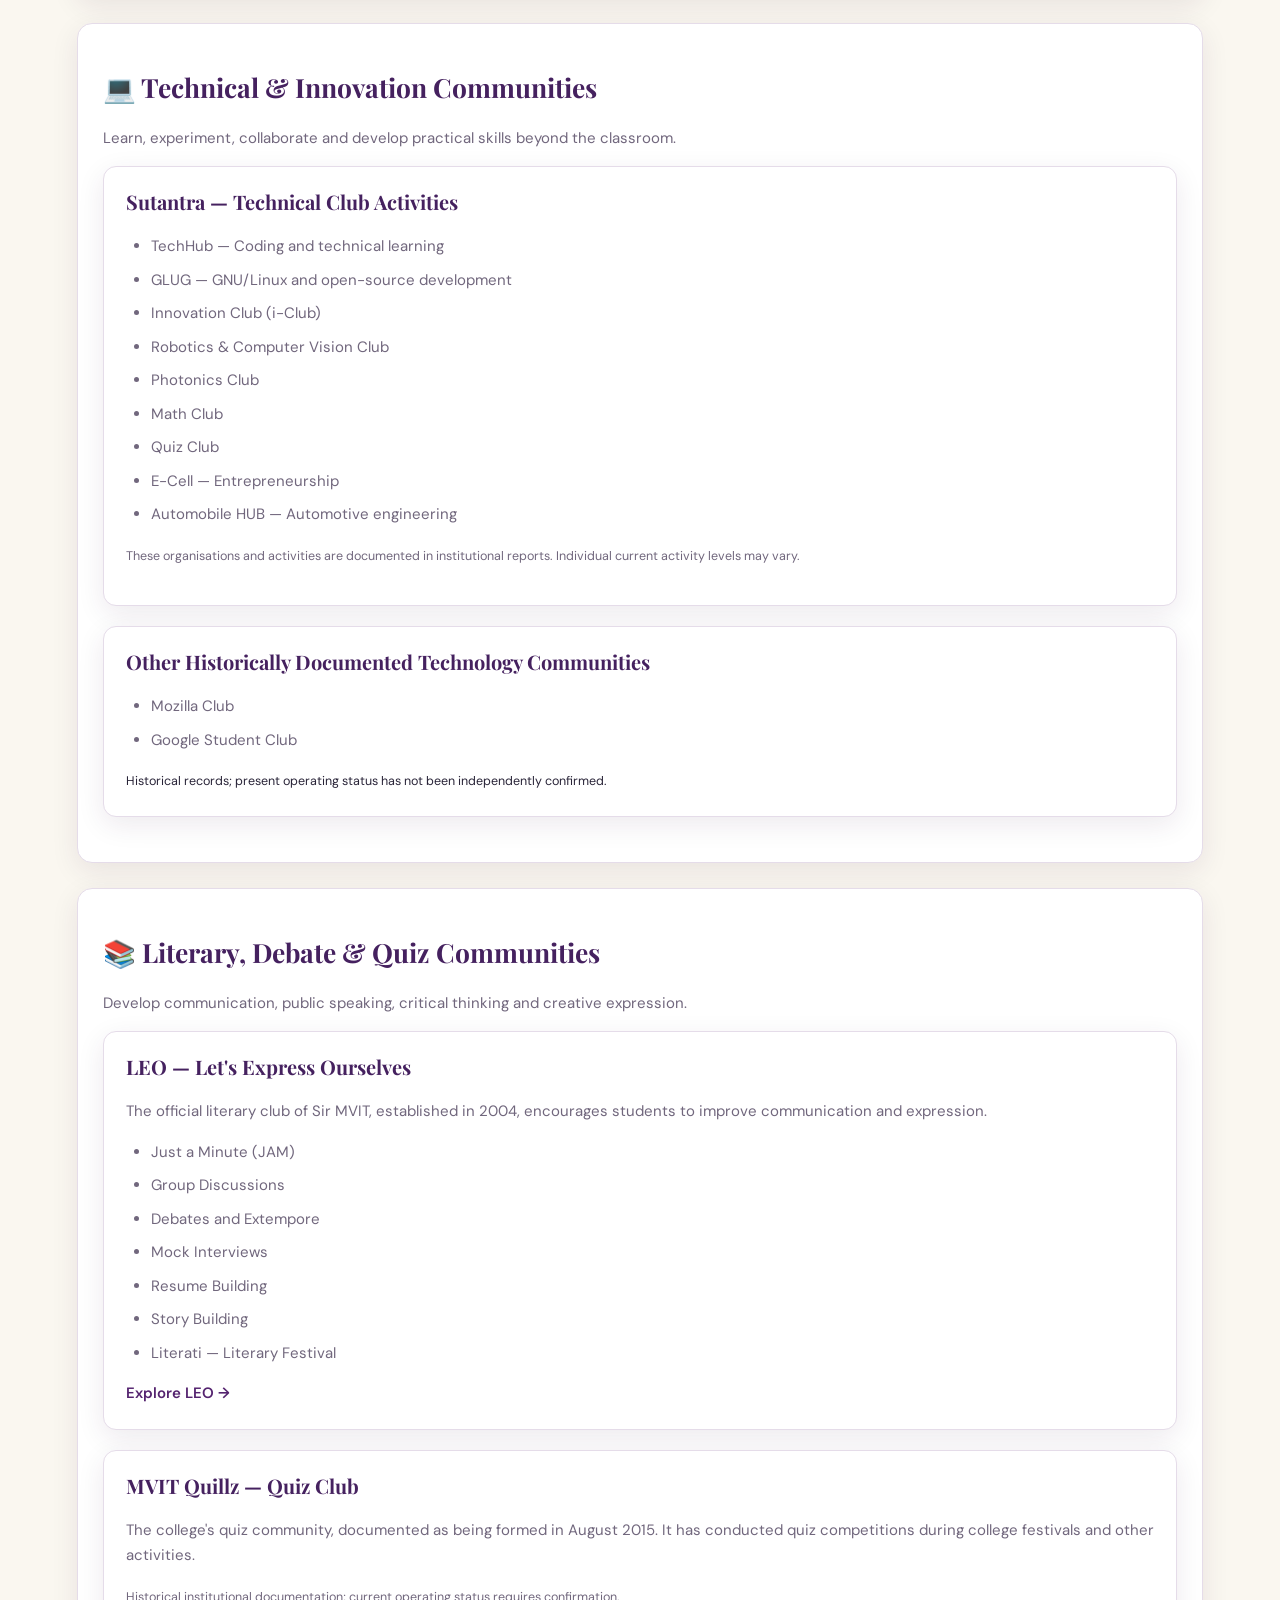
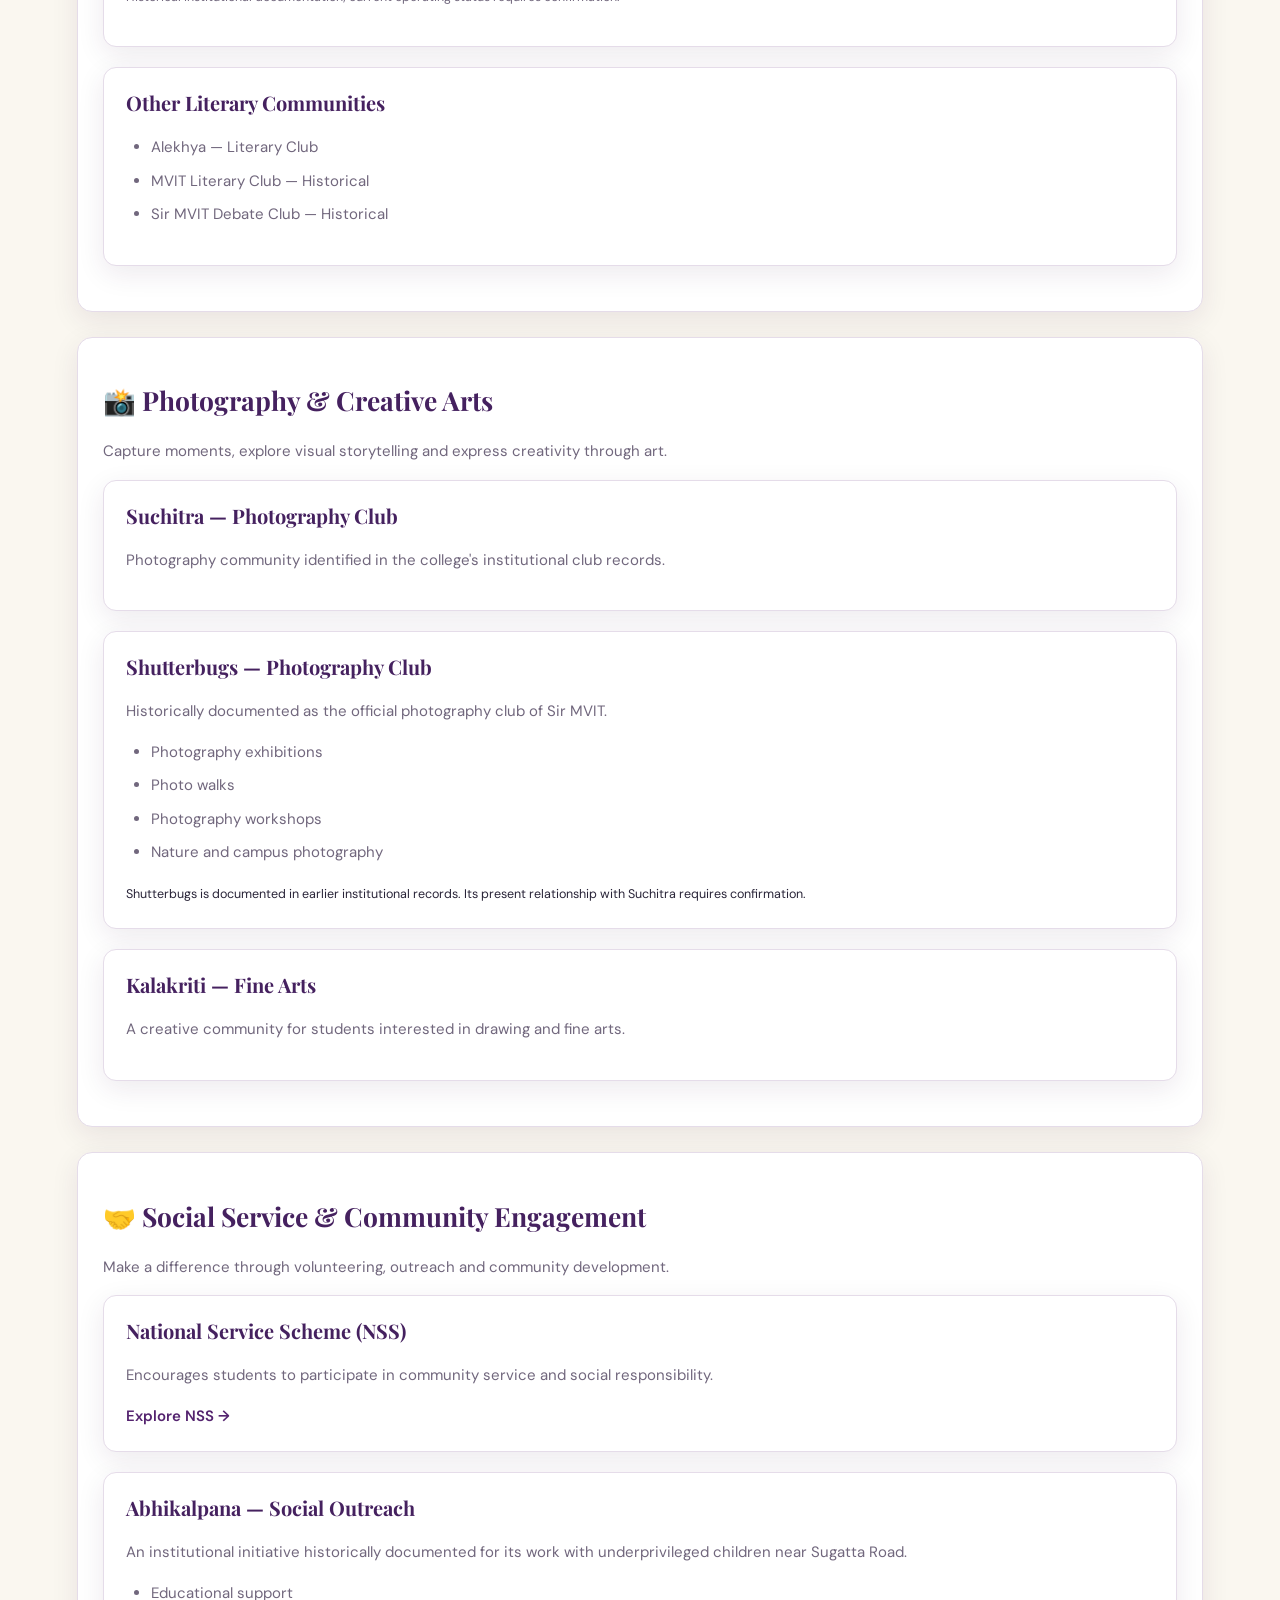
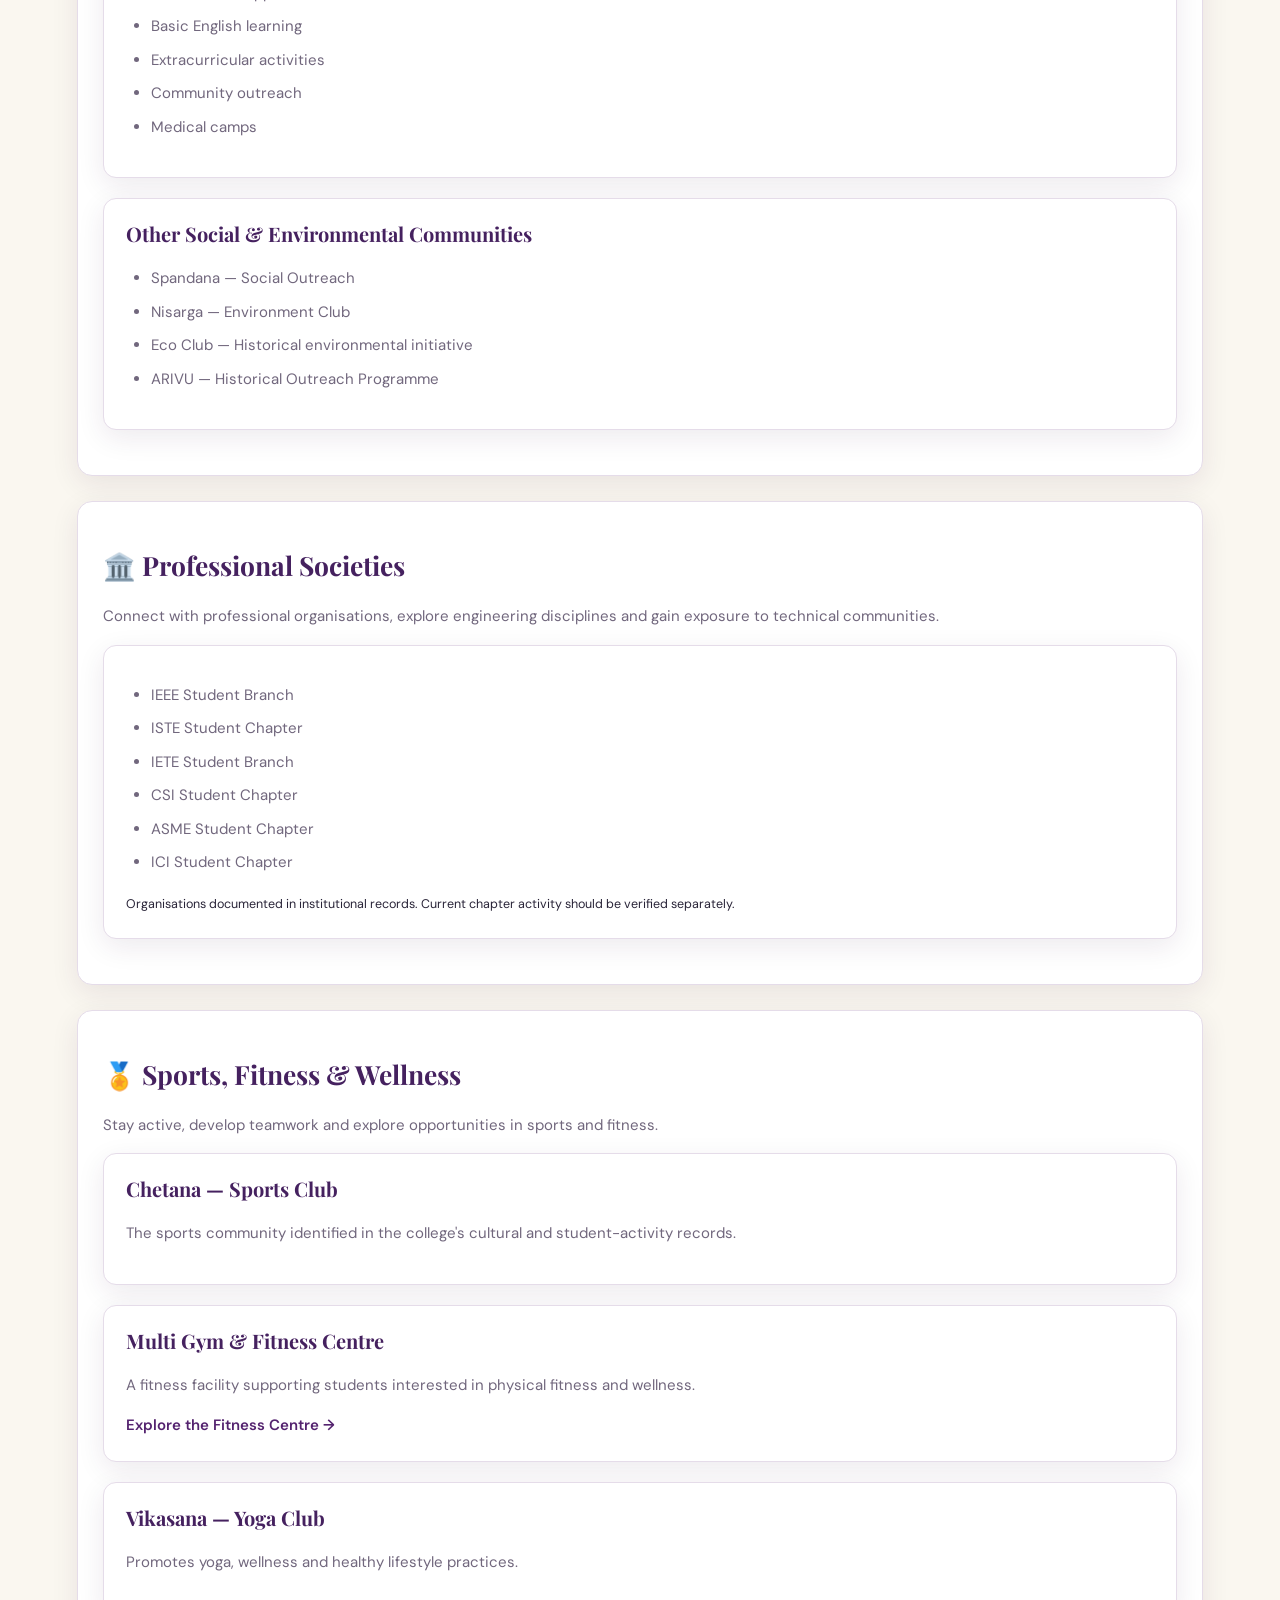
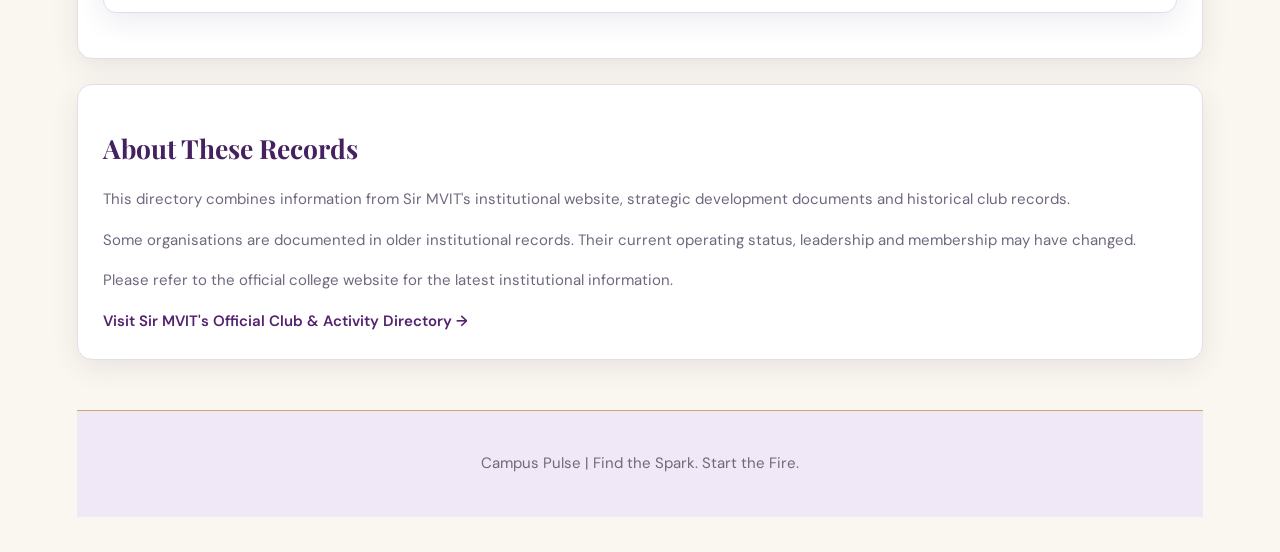
<file: clubs.html>
<!DOCTYPE html>
<html lang="en">
<head>
    <meta charset="UTF-8">
    <meta name="viewport" content="width=device-width, initial-scale=1.0">
    <title>Clubs & Communities | Campus Pulse</title>
    <link rel="stylesheet" href="assign.css">
</head>

<body>

    <button id="theme-toggle" class="theme-toggle">
        🌙 Dark Mode
    </button>

    <header>
        <p>CAMPUS PULSE</p>
        <h1>Clubs & Communities</h1>
        <p>Find your people. Discover your passion.</p>
    </header>

    <nav class="page-navigation">
        <a href="index.html">← Back to Campus Pulse</a>
    </nav>

    <main>

        <!-- Introduction -->
        <section>
            <h2>Find Your Community</h2>
            <p>
                College is more than classrooms and examinations.
                It's about discovering your interests, meeting people
                and building something together.
            </p>

            <p>
                Whether you're passionate about technology, arts,
                sports, culture or social service, there's a world
                of opportunities to explore at Sir MVIT.
            </p>
        </section>

        <!-- Cultural Communities -->
        <section>
            <h2>🎭 Cultural, Dance & Theatre</h2>

            <p>
                Explore music, dance, theatre and cultural activities
                through the college's cultural communities.
            </p>

            <article>
                <h3>Susamskriti Cultural Forum</h3>

                <p>
                    Susamskriti provides a platform for students
                    to explore creative arts and participate in
                    cultural activities throughout the year.
                </p>

                <ul>
                    <li>Sunaada — Music</li>
                    <li>Laasya — Dance</li>
                    <li>Kalakriti — Fine Arts</li>
                    <li>Rangataranga — Theatre</li>
                    <li>Hongirana — Kannada Culture</li>
                    <li>Yaavani — English Forum</li>
                    <li>Vidya Bharathi — Indian Knowledge Systems</li>
                    <li>Sambhrama — Institutional Activities</li>
                    <li>SPIC MACAY — Indian Classical Arts and Culture</li>
                </ul>

                <p>
                    <strong>Major activities:</strong>
                    VERVE, the annual talent-search competition,
                    and KALANJALI, the inter-collegiate
                    techno-cultural festival.
                </p>

                <a href="https://www.sirmvit.edu/susamskriti-cultural-forum/"
                   target="_blank" rel="noopener">
                    Explore Susamskriti →
                </a>
            </article>

            <article>
                <h3>Performing Arts & Theatre</h3>

                <p>
                    A space for students interested in acting,
                    stage performances and theatrical expression.
                </p>

                <ul>
                    <li>GAP — Theatre Artist Group</li>
                    <li>Riposte — Dance Crew</li>
                    <li>Pirates Dance Group — Historical dance group</li>
                </ul>

                <p>
                    <small>
                        GAP, Riposte and Pirates Dance Group are
                        documented in historical institutional
                        records. Their current operating status
                        requires confirmation.
                    </small>
                </p>

                <a href="https://www.sirmvit.edu/performing-arts-theatre-group/"
                   target="_blank" rel="noopener">
                    Explore Performing Arts & Theatre →
                </a>
            </article>
        </section>

        <!-- Technical Communities -->
        <section>
            <h2>💻 Technical & Innovation Communities</h2>

            <p>
                Learn, experiment, collaborate and develop
                practical skills beyond the classroom.
            </p>

            <article>
                <h3>Sutantra — Technical Club Activities</h3>

                <ul>
                    <li>TechHub — Coding and technical learning</li>
                    <li>GLUG — GNU/Linux and open-source development</li>
                    <li>Innovation Club (i-Club)</li>
                    <li>Robotics & Computer Vision Club</li>
                    <li>Photonics Club</li>
                    <li>Math Club</li>
                    <li>Quiz Club</li>
                    <li>E-Cell — Entrepreneurship</li>
                    <li>Automobile HUB — Automotive engineering</li>
                </ul>

                <p>
                    <small>
                        These organisations and activities are
                        documented in institutional reports.
                        Individual current activity levels may vary.
                    </small>
                </p>
            </article>

            <article>
                <h3>Other Historically Documented Technology Communities</h3>

                <ul>
                    <li>Mozilla Club</li>
                    <li>Google Student Club</li>
                </ul>

                <small>
                    Historical records; present operating status
                    has not been independently confirmed.
                </small>
            </article>
        </section>

        <!-- Literary Communities -->
        <section>
            <h2>📚 Literary, Debate & Quiz Communities</h2>

            <p>
                Develop communication, public speaking, critical
                thinking and creative expression.
            </p>

            <article>
                <h3>LEO — Let's Express Ourselves</h3>

                <p>
                    The official literary club of Sir MVIT,
                    established in 2004, encourages students
                    to improve communication and expression.
                </p>

                <ul>
                    <li>Just a Minute (JAM)</li>
                    <li>Group Discussions</li>
                    <li>Debates and Extempore</li>
                    <li>Mock Interviews</li>
                    <li>Resume Building</li>
                    <li>Story Building</li>
                    <li>Literati — Literary Festival</li>
                </ul>

                <a href="https://www.sirmvit.edu/hobby-clubs-professional-society-activities/"
                   target="_blank" rel="noopener">
                    Explore LEO →
                </a>
            </article>

            <article>
                <h3>MVIT Quillz — Quiz Club</h3>

                <p>
                    The college's quiz community, documented
                    as being formed in August 2015.
                    It has conducted quiz competitions during
                    college festivals and other activities.
                </p>

                <p>
                    <small>
                        Historical institutional documentation;
                        current operating status requires confirmation.
                    </small>
                </p>
            </article>

            <article>
                <h3>Other Literary Communities</h3>

                <ul>
                    <li>Alekhya — Literary Club</li>
                    <li>MVIT Literary Club — Historical</li>
                    <li>Sir MVIT Debate Club — Historical</li>
                </ul>
            </article>
        </section>

        <!-- Photography and Fine Arts -->
        <section>
            <h2>📸 Photography & Creative Arts</h2>

            <p>
                Capture moments, explore visual storytelling
                and express creativity through art.
            </p>

            <article>
                <h3>Suchitra — Photography Club</h3>

                <p>
                    Photography community identified in the
                    college's institutional club records.
                </p>
            </article>

            <article>
                <h3>Shutterbugs — Photography Club</h3>

                <p>
                    Historically documented as the official
                    photography club of Sir MVIT.
                </p>

                <ul>
                    <li>Photography exhibitions</li>
                    <li>Photo walks</li>
                    <li>Photography workshops</li>
                    <li>Nature and campus photography</li>
                </ul>

                <small>
                    Shutterbugs is documented in earlier institutional
                    records. Its present relationship with Suchitra
                    requires confirmation.
                </small>
            </article>

            <article>
                <h3>Kalakriti — Fine Arts</h3>

                <p>
                    A creative community for students interested
                    in drawing and fine arts.
                </p>
            </article>
        </section>

        <!-- Social Service -->
        <section>
            <h2>🤝 Social Service & Community Engagement</h2>

            <p>
                Make a difference through volunteering,
                outreach and community development.
            </p>

            <article>
                <h3>National Service Scheme (NSS)</h3>

                <p>
                    Encourages students to participate in
                    community service and social responsibility.
                </p>

                <a href="https://www.sirmvit.edu/national-service-scheme/"
                   target="_blank" rel="noopener">
                    Explore NSS →
                </a>
            </article>

            <article>
                <h3>Abhikalpana — Social Outreach</h3>

                <p>
                    An institutional initiative historically
                    documented for its work with underprivileged
                    children near Sugatta Road.
                </p>

                <ul>
                    <li>Educational support</li>
                    <li>Basic English learning</li>
                    <li>Extracurricular activities</li>
                    <li>Community outreach</li>
                    <li>Medical camps</li>
                </ul>
            </article>

            <article>
                <h3>Other Social & Environmental Communities</h3>

                <ul>
                    <li>Spandana — Social Outreach</li>
                    <li>Nisarga — Environment Club</li>
                    <li>Eco Club — Historical environmental initiative</li>
                    <li>ARIVU — Historical Outreach Programme</li>
                </ul>
            </article>
        </section>

        <!-- Professional Societies -->
        <section>
            <h2>🏛️ Professional Societies</h2>

            <p>
                Connect with professional organisations,
                explore engineering disciplines and gain
                exposure to technical communities.
            </p>

            <article>
                <ul>
                    <li>IEEE Student Branch</li>
                    <li>ISTE Student Chapter</li>
                    <li>IETE Student Branch</li>
                    <li>CSI Student Chapter</li>
                    <li>ASME Student Chapter</li>
                    <li>ICI Student Chapter</li>
                </ul>

                <small>
                    Organisations documented in institutional
                    records. Current chapter activity should
                    be verified separately.
                </small>
            </article>
        </section>

        <!-- Sports and Fitness -->
        <section>
            <h2>🏅 Sports, Fitness & Wellness</h2>

            <p>
                Stay active, develop teamwork and explore
                opportunities in sports and fitness.
            </p>

            <article>
                <h3>Chetana — Sports Club</h3>

                <p>
                    The sports community identified in the
                    college's cultural and student-activity records.
                </p>
            </article>

            <article>
                <h3>Multi Gym & Fitness Centre</h3>

                <p>
                    A fitness facility supporting students
                    interested in physical fitness and wellness.
                </p>

                <a href="https://www.sirmvit.edu/multi-gym-fitness-centre/"
                   target="_blank" rel="noopener">
                    Explore the Fitness Centre →
                </a>
            </article>

            <article>
                <h3>Vikasana — Yoga Club</h3>

                <p>
                    Promotes yoga, wellness and healthy
                    lifestyle practices.
                </p>
            </article>
        </section>

        <!-- Historical Status Note -->
        <section>
            <h2>About These Records</h2>

            <p>
                This directory combines information from
                Sir MVIT's institutional website, strategic
                development documents and historical club records.
            </p>

            <p>
                Some organisations are documented in older
                institutional records. Their current operating
                status, leadership and membership may have changed.
            </p>

            <p>
                Please refer to the official college website
                for the latest institutional information.
            </p>

            <a href="https://www.sirmvit.edu/club-activity/"
               target="_blank" rel="noopener">
                Visit Sir MVIT's Official Club & Activity Directory →
            </a>
        </section>

    </main>

    <footer>
        <p>Campus Pulse | Find the Spark. Start the Fire.</p>
    </footer>

    <script src="script.js"></script>

</body>
</html>
</file>
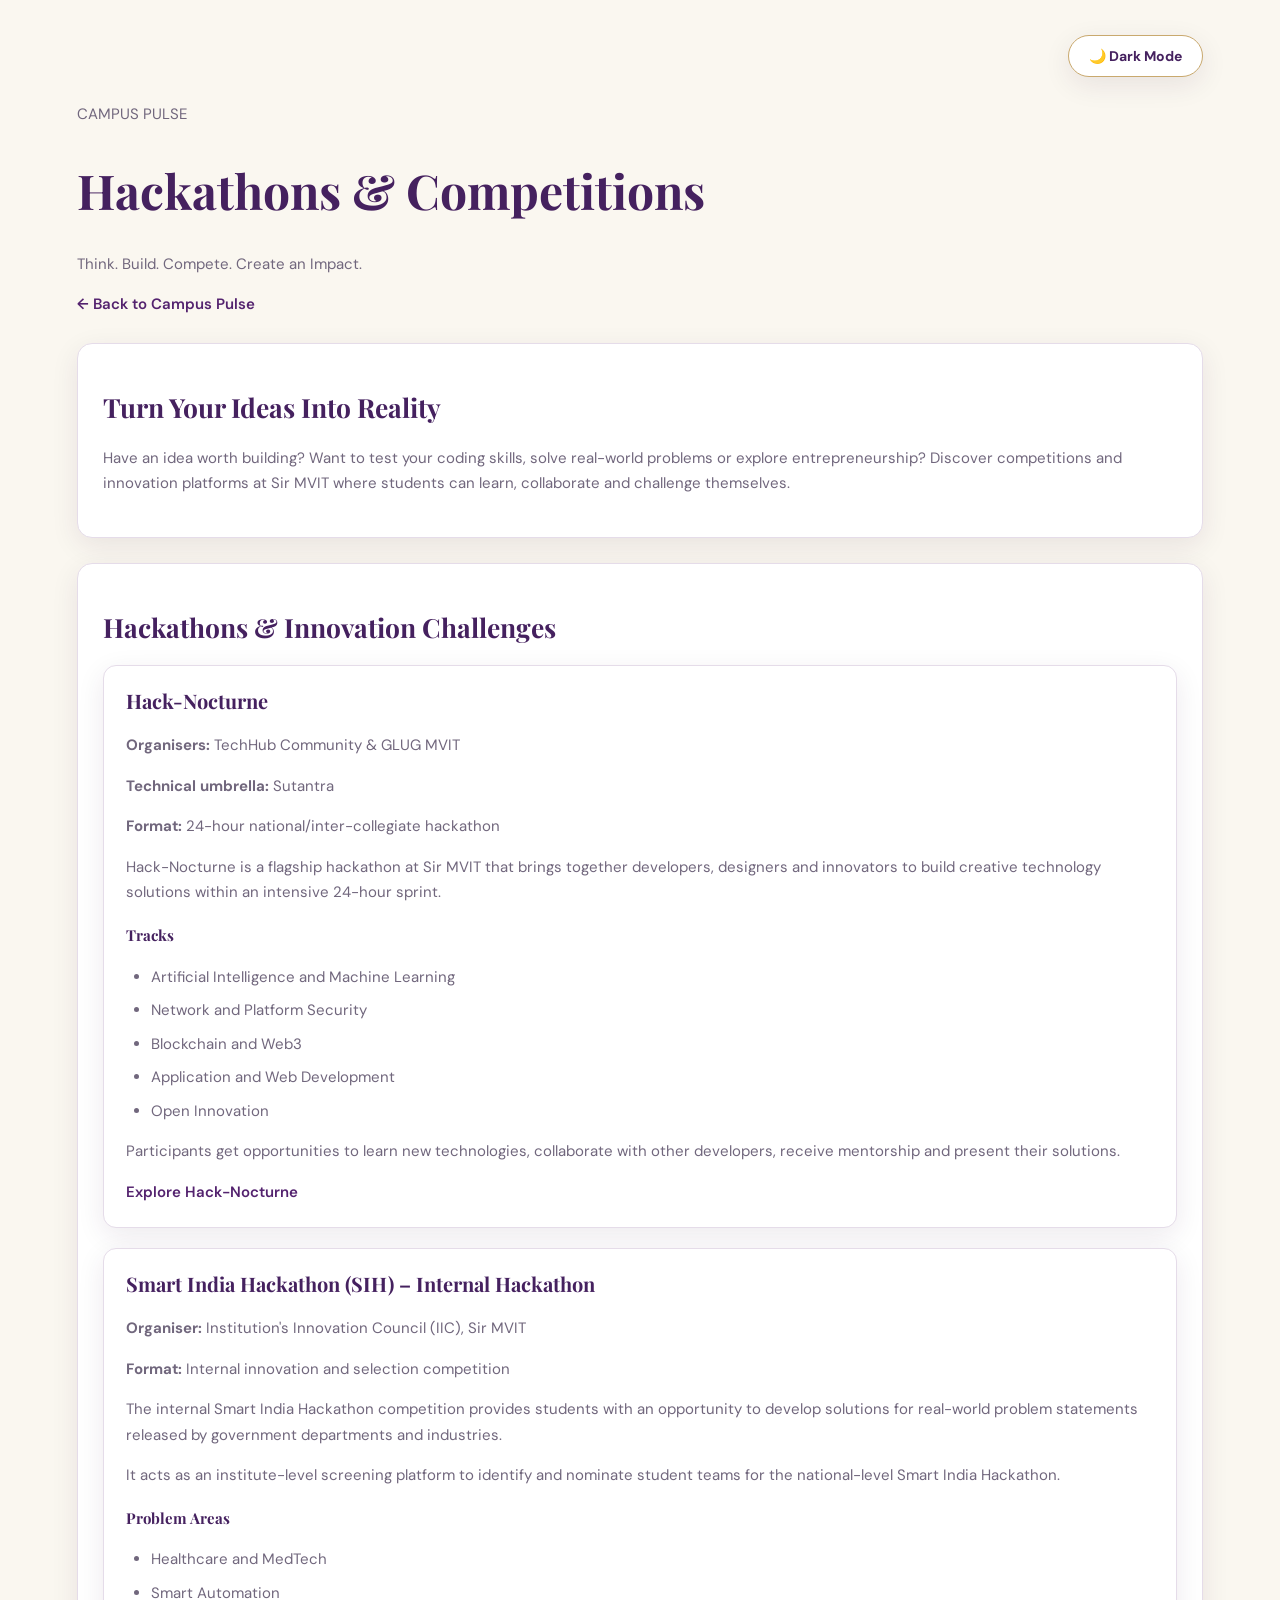
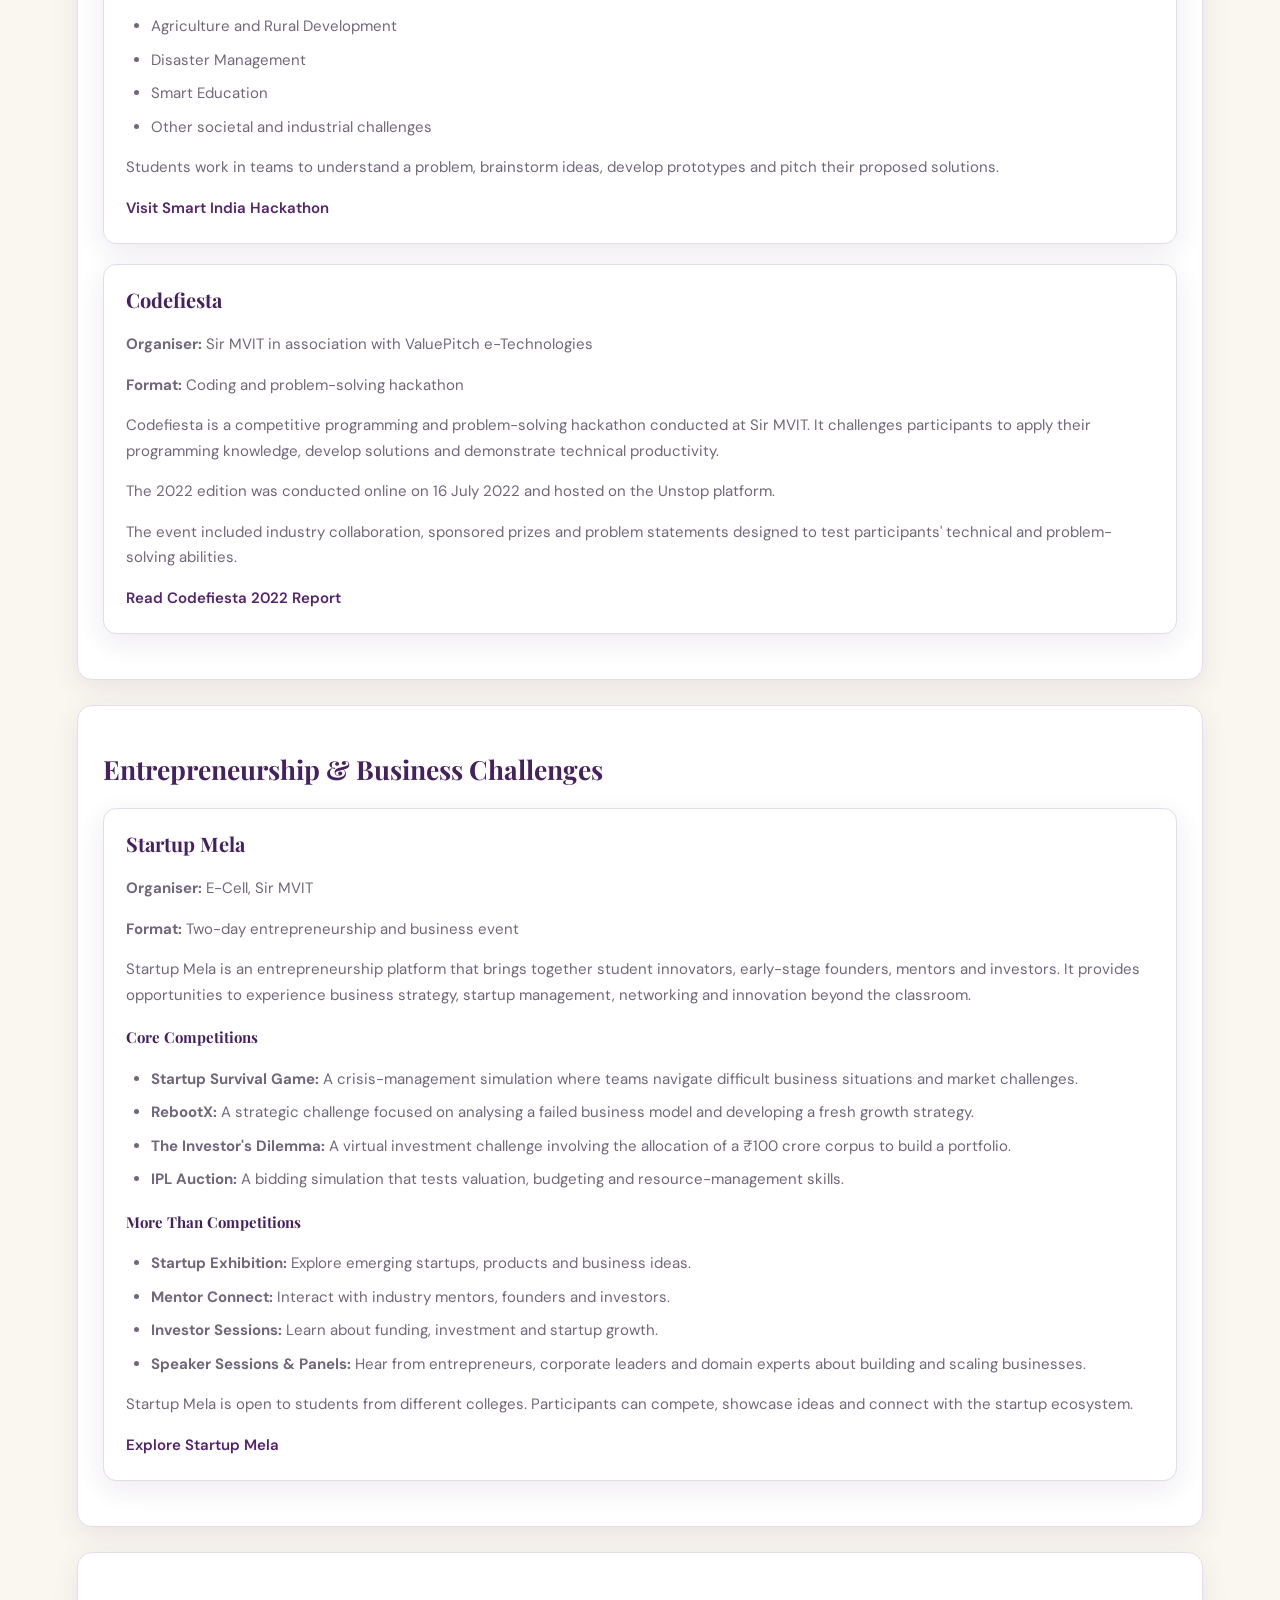
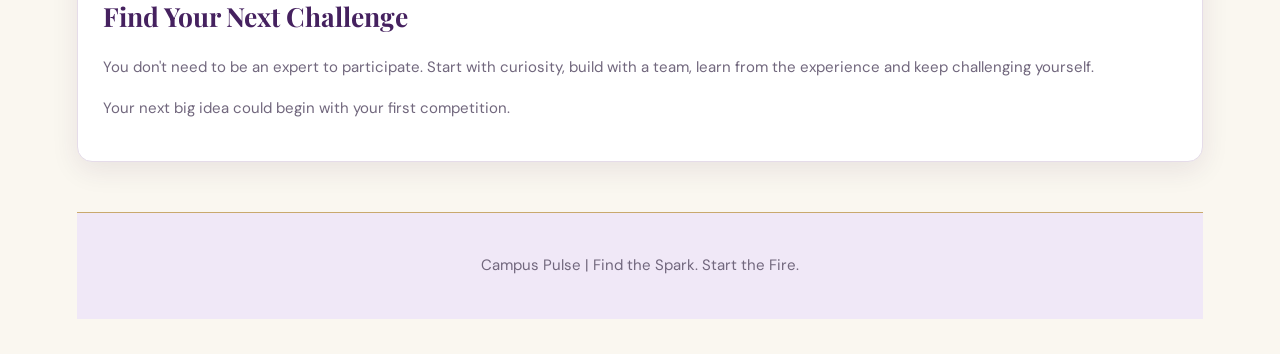
<file: competitions.html>
<!DOCTYPE html>
<html lang="en">
<head>
    <meta charset="UTF-8">
    <meta name="viewport" content="width=device-width, initial-scale=1.0">
    <title>Hackathons & Competitions | Campus Pulse</title>
    <link rel="stylesheet" href="assign.css">
</head>

<body>

<button id="theme-toggle" class="theme-toggle">
    🌙 Dark Mode
</button>

<header>
    <p>CAMPUS PULSE</p>
    <h1>Hackathons & Competitions</h1>
    <p>Think. Build. Compete. Create an Impact.</p>
</header>

<nav class="page-navigation">
    <a href="index.html">← Back to Campus Pulse</a>
</nav>

<main>

    <section>
        <h2>Turn Your Ideas Into Reality</h2>
        <p>
            Have an idea worth building? Want to test your coding skills,
            solve real-world problems or explore entrepreneurship?
            Discover competitions and innovation platforms at Sir MVIT
            where students can learn, collaborate and challenge themselves.
        </p>
    </section>

    <section>
        <h2>Hackathons & Innovation Challenges</h2>

        <article>
            <h3>Hack-Nocturne</h3>
            <p><strong>Organisers:</strong> TechHub Community & GLUG MVIT</p>
            <p><strong>Technical umbrella:</strong> Sutantra</p>
            <p><strong>Format:</strong> 24-hour national/inter-collegiate hackathon</p>

            <p>
                Hack-Nocturne is a flagship hackathon at Sir MVIT that brings
                together developers, designers and innovators to build
                creative technology solutions within an intensive
                24-hour sprint.
            </p>

            <h4>Tracks</h4>
            <ul>
                <li>Artificial Intelligence and Machine Learning</li>
                <li>Network and Platform Security</li>
                <li>Blockchain and Web3</li>
                <li>Application and Web Development</li>
                <li>Open Innovation</li>
            </ul>

            <p>
                Participants get opportunities to learn new technologies,
                collaborate with other developers, receive mentorship
                and present their solutions.
            </p>

            <a href="https://hack-nocturne.in/"
               target="_blank" rel="noopener noreferrer">
                Explore Hack-Nocturne
            </a>
        </article>

        <article>
            <h3>Smart India Hackathon (SIH) – Internal Hackathon</h3>
            <p><strong>Organiser:</strong> Institution's Innovation Council (IIC), Sir MVIT</p>
            <p><strong>Format:</strong> Internal innovation and selection competition</p>

            <p>
                The internal Smart India Hackathon competition provides
                students with an opportunity to develop solutions for
                real-world problem statements released by government
                departments and industries.
            </p>

            <p>
                It acts as an institute-level screening platform to identify
                and nominate student teams for the national-level
                Smart India Hackathon.
            </p>

            <h4>Problem Areas</h4>
            <ul>
                <li>Healthcare and MedTech</li>
                <li>Smart Automation</li>
                <li>Agriculture and Rural Development</li>
                <li>Disaster Management</li>
                <li>Smart Education</li>
                <li>Other societal and industrial challenges</li>
            </ul>

            <p>
                Students work in teams to understand a problem, brainstorm
                ideas, develop prototypes and pitch their proposed solutions.
            </p>

            <a href="https://www.sih.gov.in/"
               target="_blank" rel="noopener noreferrer">
                Visit Smart India Hackathon
            </a>
        </article>

        <article>
            <h3>Codefiesta</h3>
            <p><strong>Organiser:</strong> Sir MVIT in association with ValuePitch e-Technologies</p>
            <p><strong>Format:</strong> Coding and problem-solving hackathon</p>

            <p>
                Codefiesta is a competitive programming and problem-solving
                hackathon conducted at Sir MVIT. It challenges participants
                to apply their programming knowledge, develop solutions
                and demonstrate technical productivity.
            </p>

            <p>
                The 2022 edition was conducted online on 16 July 2022
                and hosted on the Unstop platform.
            </p>

            <p>
                The event included industry collaboration, sponsored
                prizes and problem statements designed to test
                participants' technical and problem-solving abilities.
            </p>

            <a href="https://www.sirmvit.edu/wp-content/uploads/2022/09/hackathon-report.pdf"
               target="_blank" rel="noopener noreferrer">
                Read Codefiesta 2022 Report
            </a>
        </article>

    </section>

    <section>
        <h2>Entrepreneurship & Business Challenges</h2>

        <article>
            <h3>Startup Mela</h3>
            <p><strong>Organiser:</strong> E-Cell, Sir MVIT</p>
            <p><strong>Format:</strong> Two-day entrepreneurship and business event</p>

            <p>
                Startup Mela is an entrepreneurship platform that brings
                together student innovators, early-stage founders,
                mentors and investors. It provides opportunities to
                experience business strategy, startup management,
                networking and innovation beyond the classroom.
            </p>

            <h4>Core Competitions</h4>

            <ul>
                <li>
                    <strong>Startup Survival Game:</strong>
                    A crisis-management simulation where teams navigate
                    difficult business situations and market challenges.
                </li>

                <li>
                    <strong>RebootX:</strong>
                    A strategic challenge focused on analysing a failed
                    business model and developing a fresh growth strategy.
                </li>

                <li>
                    <strong>The Investor's Dilemma:</strong>
                    A virtual investment challenge involving the allocation
                    of a ₹100 crore corpus to build a portfolio.
                </li>

                <li>
                    <strong>IPL Auction:</strong>
                    A bidding simulation that tests valuation,
                    budgeting and resource-management skills.
                </li>
            </ul>

            <h4>More Than Competitions</h4>

            <ul>
                <li>
                    <strong>Startup Exhibition:</strong>
                    Explore emerging startups, products and business ideas.
                </li>

                <li>
                    <strong>Mentor Connect:</strong>
                    Interact with industry mentors, founders and investors.
                </li>

                <li>
                    <strong>Investor Sessions:</strong>
                    Learn about funding, investment and startup growth.
                </li>

                <li>
                    <strong>Speaker Sessions & Panels:</strong>
                    Hear from entrepreneurs, corporate leaders and
                    domain experts about building and scaling businesses.
                </li>
            </ul>

            <p>
                Startup Mela is open to students from different colleges.
                Participants can compete, showcase ideas and connect
                with the startup ecosystem.
            </p>

            <a href="https://www.startupmela-ecellsmvit.in/"
               target="_blank" rel="noopener noreferrer">
                Explore Startup Mela
            </a>
        </article>

    </section>

    <section>
        <h2>Find Your Next Challenge</h2>
        <p>
            You don't need to be an expert to participate.
            Start with curiosity, build with a team, learn from
            the experience and keep challenging yourself.
        </p>
        <p>
            Your next big idea could begin with your first competition.
        </p>
    </section>

</main>

<footer>
    <p>Campus Pulse | Find the Spark. Start the Fire.</p>
</footer>

<script src="script.js"></script>

</body>
</html>
</file>
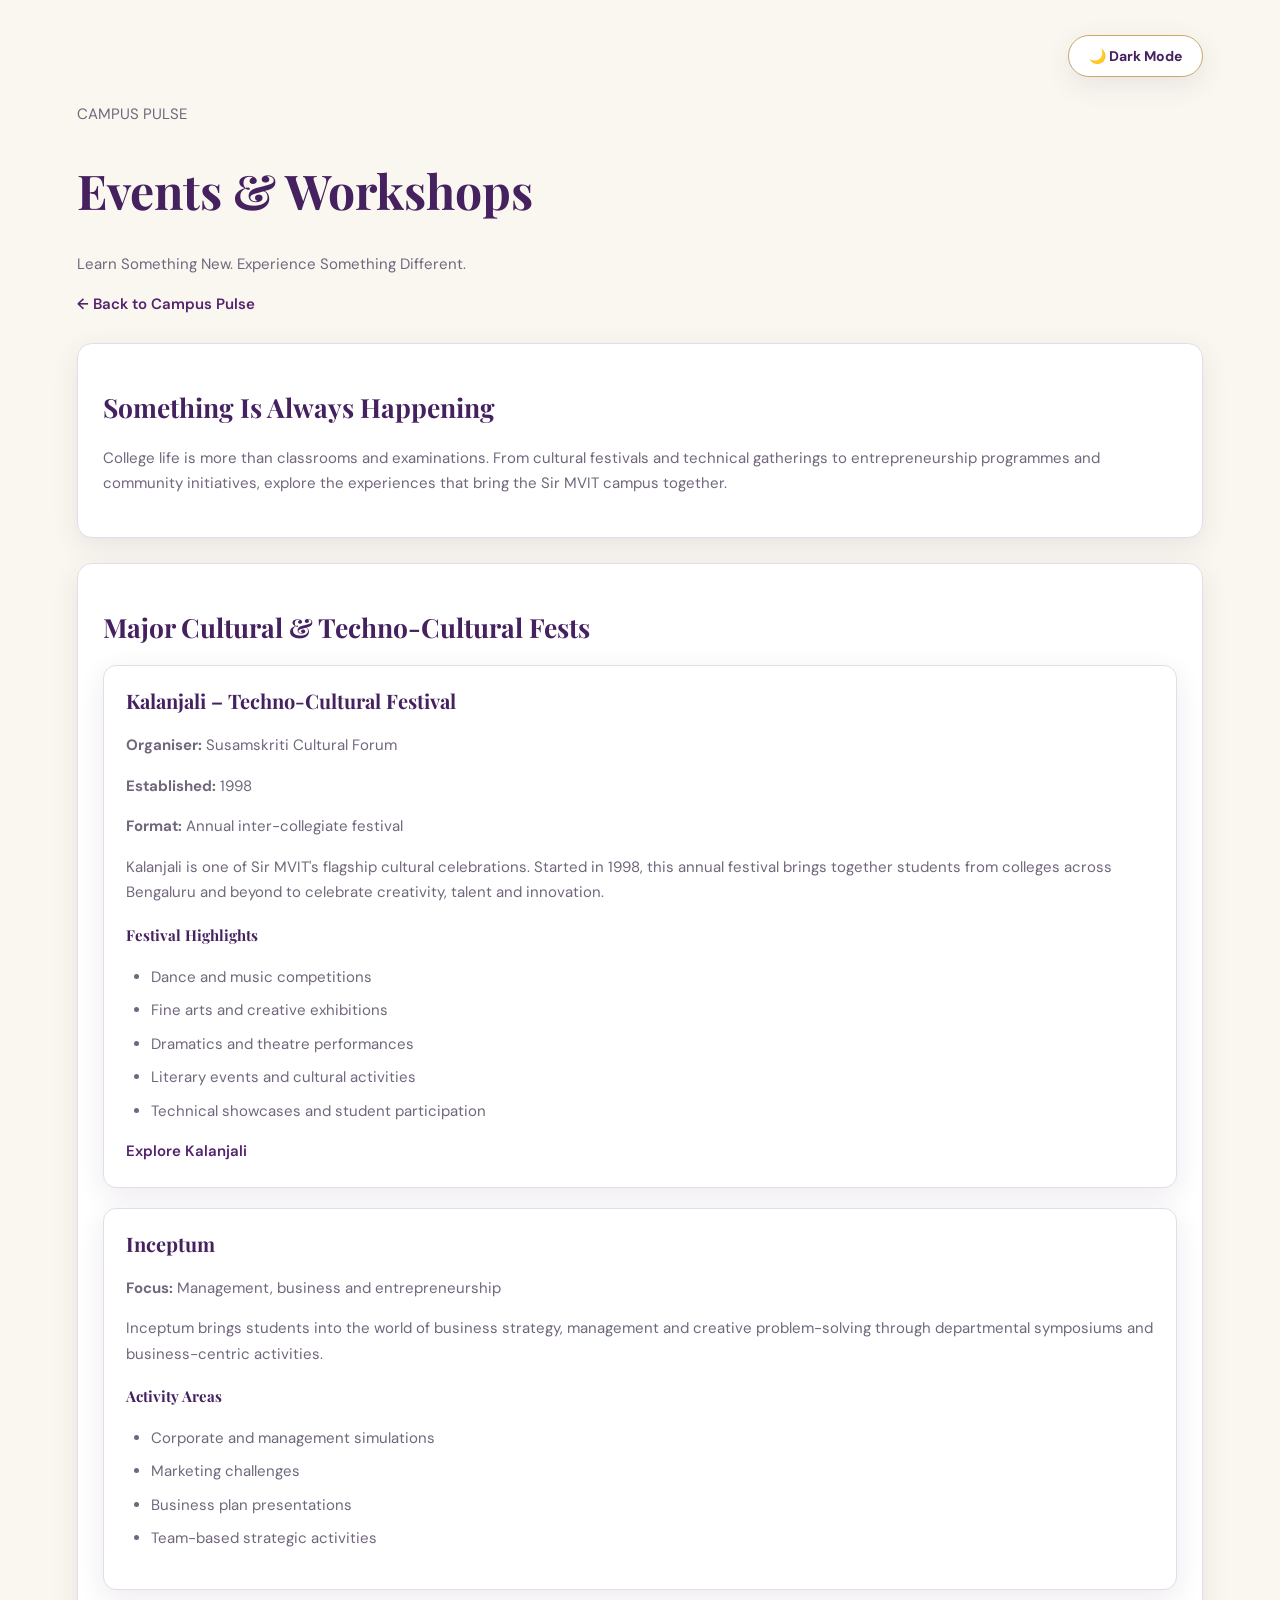
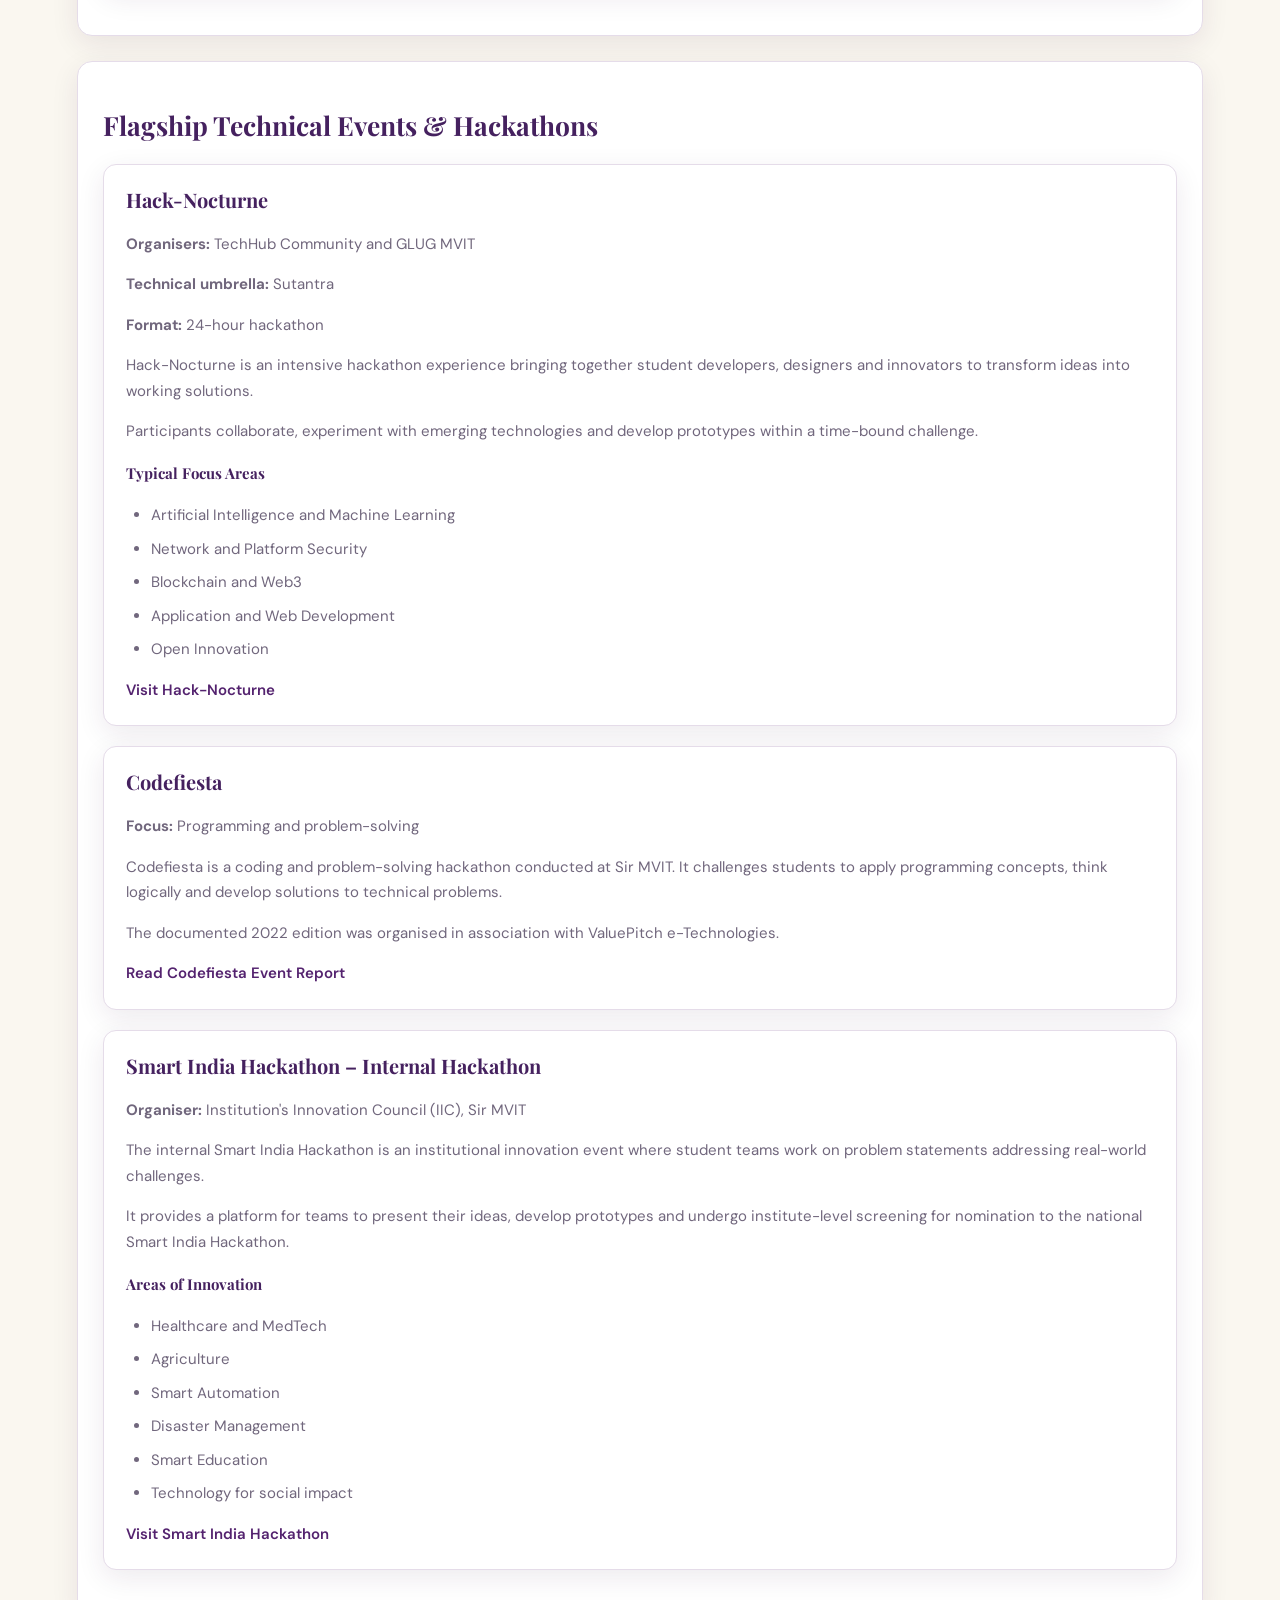
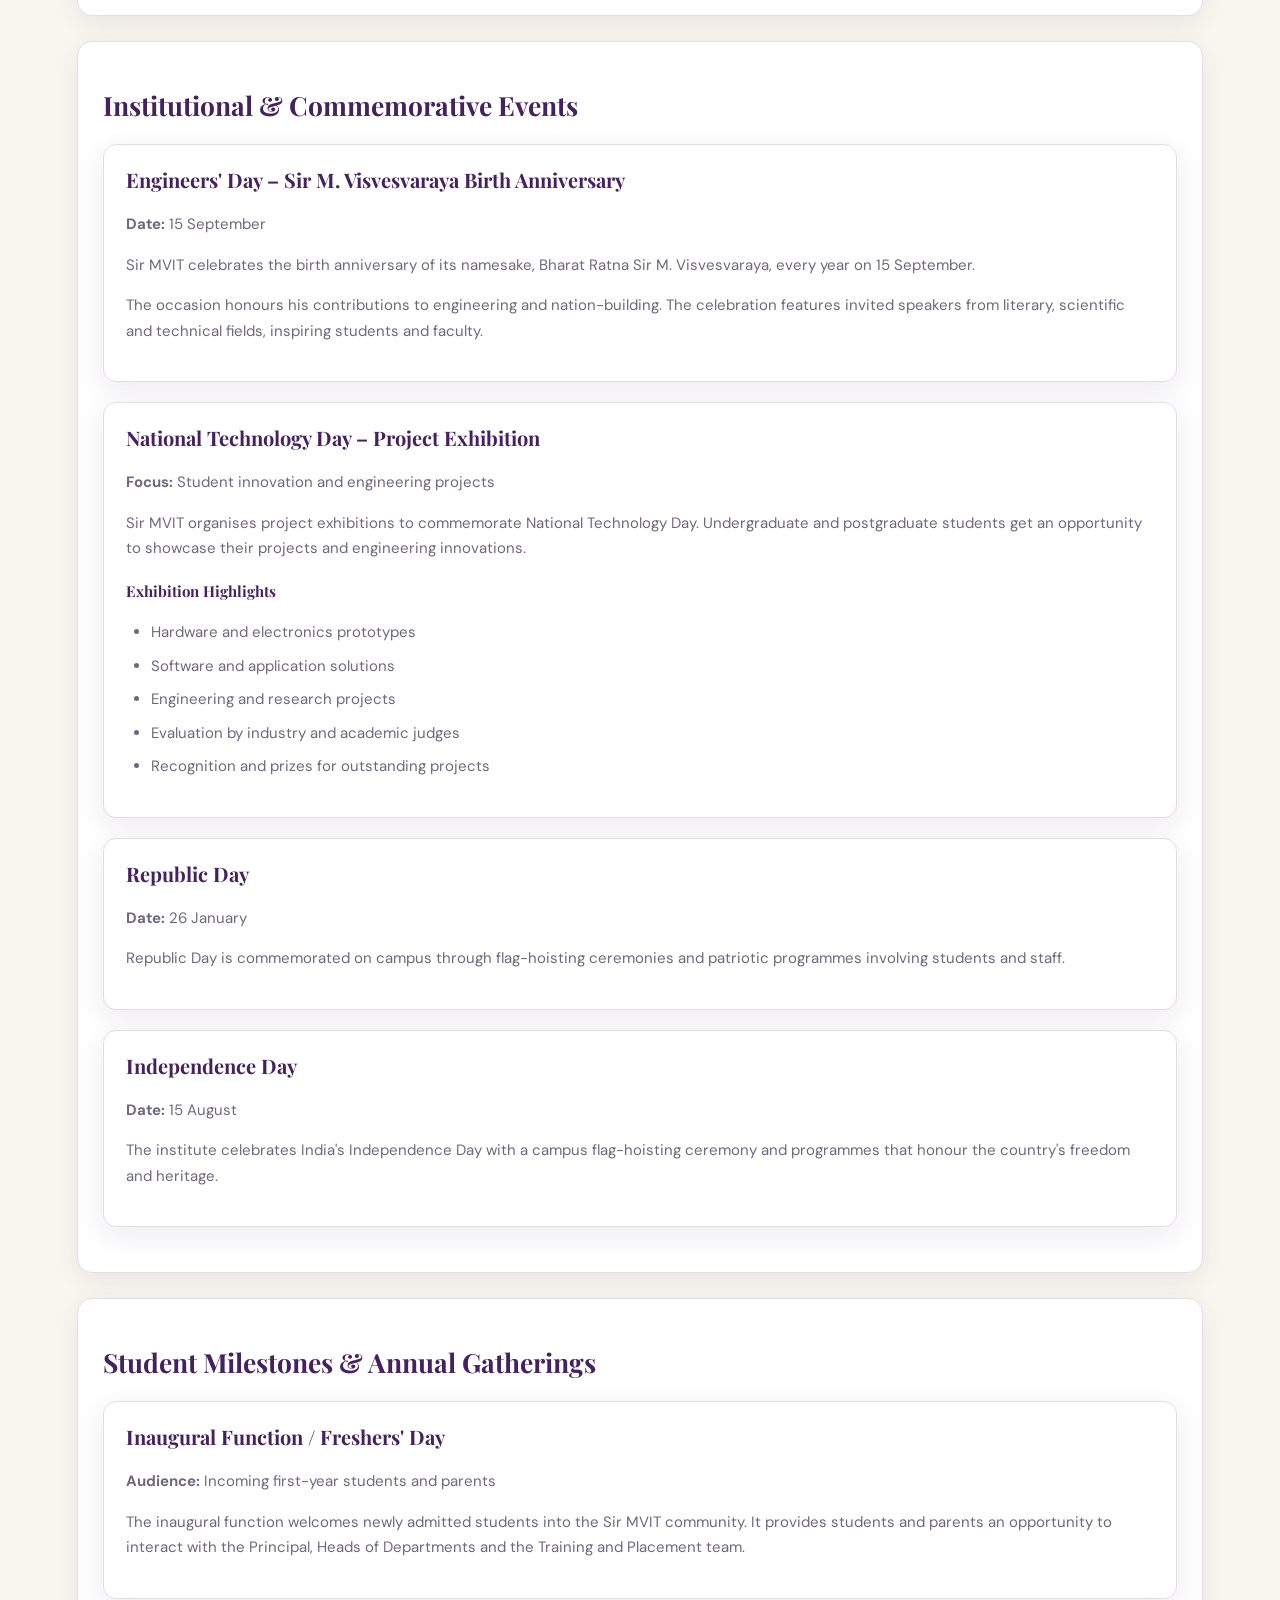
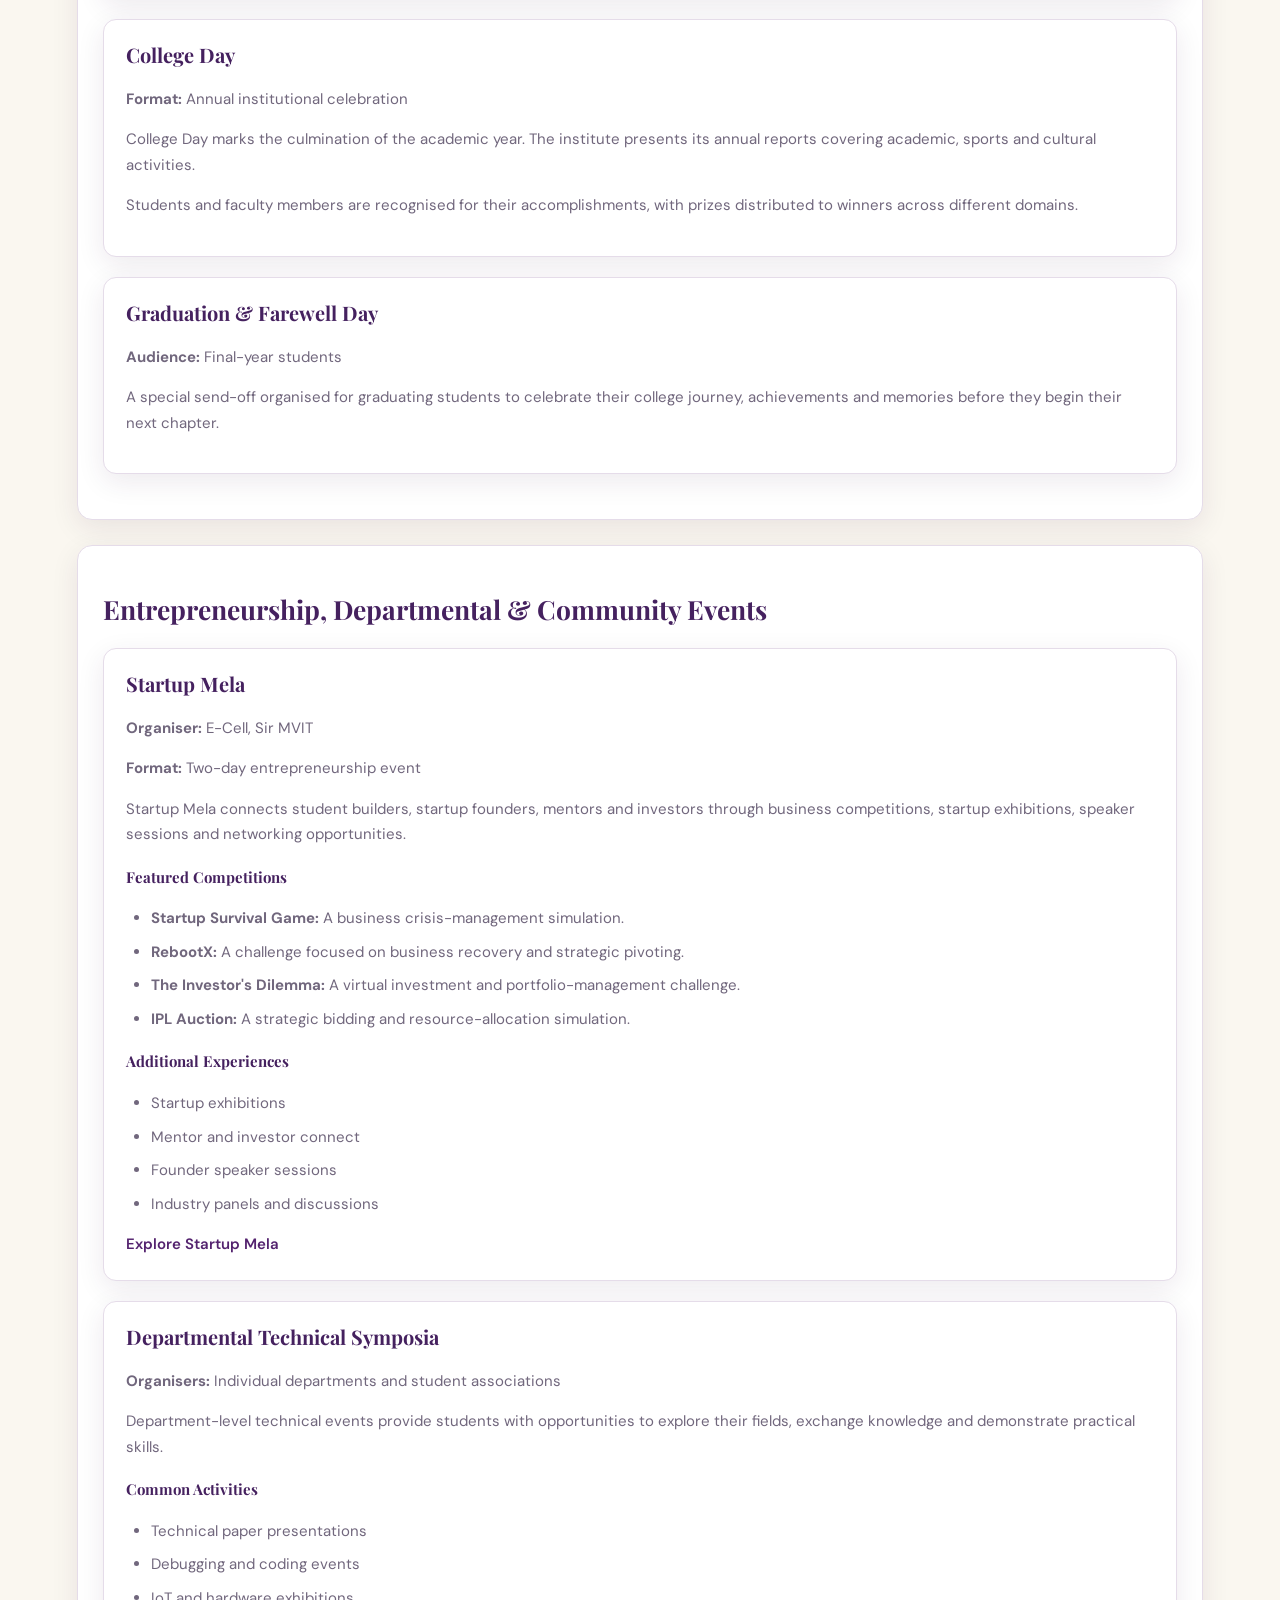
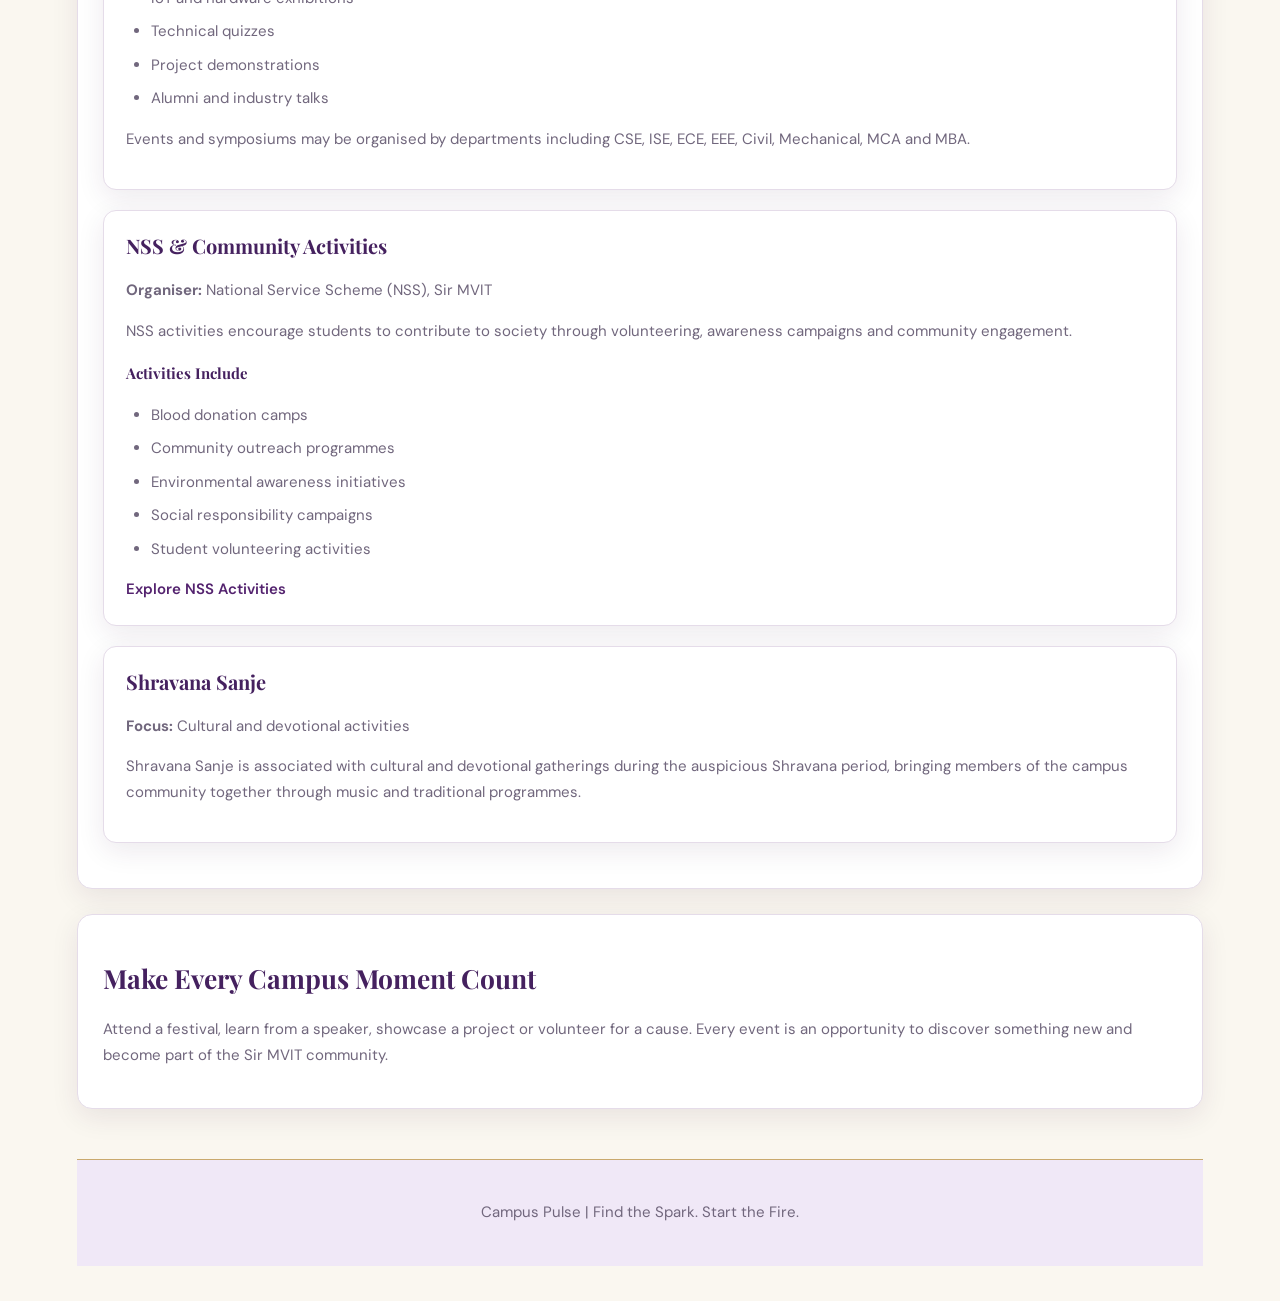
<file: events.html>
<!DOCTYPE html>
<html lang="en">
<head>
    <meta charset="UTF-8">
    <meta name="viewport" content="width=device-width, initial-scale=1.0">
    <title>Events & Workshops | Campus Pulse</title>
    <link rel="stylesheet" href="assign.css">
</head>

<body>

<button id="theme-toggle" class="theme-toggle">
    🌙 Dark Mode
</button>

<header>
    <p>CAMPUS PULSE</p>
    <h1>Events & Workshops</h1>
    <p>Learn Something New. Experience Something Different.</p>
</header>

<nav class="page-navigation">
    <a href="index.html">← Back to Campus Pulse</a>
</nav>

<main>

    <section>
        <h2>Something Is Always Happening</h2>
        <p>
            College life is more than classrooms and examinations.
            From cultural festivals and technical gatherings to
            entrepreneurship programmes and community initiatives,
            explore the experiences that bring the Sir MVIT campus together.
        </p>
    </section>

    <!-- CULTURAL FESTIVALS -->

    <section>
        <h2>Major Cultural & Techno-Cultural Fests</h2>

        <article>
            <h3>Kalanjali – Techno-Cultural Festival</h3>
            <p><strong>Organiser:</strong> Susamskriti Cultural Forum</p>
            <p><strong>Established:</strong> 1998</p>
            <p><strong>Format:</strong> Annual inter-collegiate festival</p>

            <p>
                Kalanjali is one of Sir MVIT's flagship cultural
                celebrations. Started in 1998, this annual festival
                brings together students from colleges across Bengaluru
                and beyond to celebrate creativity, talent and innovation.
            </p>

            <h4>Festival Highlights</h4>
            <ul>
                <li>Dance and music competitions</li>
                <li>Fine arts and creative exhibitions</li>
                <li>Dramatics and theatre performances</li>
                <li>Literary events and cultural activities</li>
                <li>Technical showcases and student participation</li>
            </ul>

            <a href="https://www.sirmvit.edu/kalanjali/"
               target="_blank" rel="noopener noreferrer">
                Explore Kalanjali
            </a>
        </article>

        <article>
            <h3>Inceptum</h3>
            <p><strong>Focus:</strong> Management, business and entrepreneurship</p>

            <p>
                Inceptum brings students into the world of business
                strategy, management and creative problem-solving
                through departmental symposiums and business-centric
                activities.
            </p>

            <h4>Activity Areas</h4>
            <ul>
                <li>Corporate and management simulations</li>
                <li>Marketing challenges</li>
                <li>Business plan presentations</li>
                <li>Team-based strategic activities</li>
            </ul>
        </article>

    </section>

    <!-- TECHNICAL EVENTS -->

    <section>
        <h2>Flagship Technical Events & Hackathons</h2>

        <article>
            <h3>Hack-Nocturne</h3>
            <p><strong>Organisers:</strong> TechHub Community and GLUG MVIT</p>
            <p><strong>Technical umbrella:</strong> Sutantra</p>
            <p><strong>Format:</strong> 24-hour hackathon</p>

            <p>
                Hack-Nocturne is an intensive hackathon experience
                bringing together student developers, designers and
                innovators to transform ideas into working solutions.
            </p>

            <p>
                Participants collaborate, experiment with emerging
                technologies and develop prototypes within a
                time-bound challenge.
            </p>

            <h4>Typical Focus Areas</h4>
            <ul>
                <li>Artificial Intelligence and Machine Learning</li>
                <li>Network and Platform Security</li>
                <li>Blockchain and Web3</li>
                <li>Application and Web Development</li>
                <li>Open Innovation</li>
            </ul>

            <a href="https://hack-nocturne.in/"
               target="_blank" rel="noopener noreferrer">
                Visit Hack-Nocturne
            </a>
        </article>

        <article>
            <h3>Codefiesta</h3>
            <p><strong>Focus:</strong> Programming and problem-solving</p>

            <p>
                Codefiesta is a coding and problem-solving hackathon
                conducted at Sir MVIT. It challenges students to apply
                programming concepts, think logically and develop
                solutions to technical problems.
            </p>

            <p>
                The documented 2022 edition was organised in association
                with ValuePitch e-Technologies.
            </p>

            <a href="https://www.sirmvit.edu/wp-content/uploads/2022/09/hackathon-report.pdf"
               target="_blank" rel="noopener noreferrer">
                Read Codefiesta Event Report
            </a>
        </article>

        <article>
            <h3>Smart India Hackathon – Internal Hackathon</h3>
            <p><strong>Organiser:</strong> Institution's Innovation Council (IIC), Sir MVIT</p>

            <p>
                The internal Smart India Hackathon is an institutional
                innovation event where student teams work on problem
                statements addressing real-world challenges.
            </p>

            <p>
                It provides a platform for teams to present their ideas,
                develop prototypes and undergo institute-level screening
                for nomination to the national Smart India Hackathon.
            </p>

            <h4>Areas of Innovation</h4>
            <ul>
                <li>Healthcare and MedTech</li>
                <li>Agriculture</li>
                <li>Smart Automation</li>
                <li>Disaster Management</li>
                <li>Smart Education</li>
                <li>Technology for social impact</li>
            </ul>

            <a href="https://www.sih.gov.in/"
               target="_blank" rel="noopener noreferrer">
                Visit Smart India Hackathon
            </a>
        </article>

    </section>

    <!-- INSTITUTIONAL EVENTS -->

    <section>
        <h2>Institutional & Commemorative Events</h2>

        <article>
            <h3>Engineers' Day – Sir M. Visvesvaraya Birth Anniversary</h3>
            <p><strong>Date:</strong> 15 September</p>

            <p>
                Sir MVIT celebrates the birth anniversary of its
                namesake, Bharat Ratna Sir M. Visvesvaraya, every year
                on 15 September.
            </p>

            <p>
                The occasion honours his contributions to engineering
                and nation-building. The celebration features invited
                speakers from literary, scientific and technical fields,
                inspiring students and faculty.
            </p>
        </article>

        <article>
            <h3>National Technology Day – Project Exhibition</h3>
            <p><strong>Focus:</strong> Student innovation and engineering projects</p>

            <p>
                Sir MVIT organises project exhibitions to commemorate
                National Technology Day. Undergraduate and postgraduate
                students get an opportunity to showcase their projects
                and engineering innovations.
            </p>

            <h4>Exhibition Highlights</h4>
            <ul>
                <li>Hardware and electronics prototypes</li>
                <li>Software and application solutions</li>
                <li>Engineering and research projects</li>
                <li>Evaluation by industry and academic judges</li>
                <li>Recognition and prizes for outstanding projects</li>
            </ul>
        </article>

        <article>
            <h3>Republic Day</h3>
            <p><strong>Date:</strong> 26 January</p>

            <p>
                Republic Day is commemorated on campus through
                flag-hoisting ceremonies and patriotic programmes
                involving students and staff.
            </p>
        </article>

        <article>
            <h3>Independence Day</h3>
            <p><strong>Date:</strong> 15 August</p>

            <p>
                The institute celebrates India's Independence Day
                with a campus flag-hoisting ceremony and programmes
                that honour the country's freedom and heritage.
            </p>
        </article>

    </section>

    <!-- STUDENT MILESTONES -->

    <section>
        <h2>Student Milestones & Annual Gatherings</h2>

        <article>
            <h3>Inaugural Function / Freshers' Day</h3>
            <p><strong>Audience:</strong> Incoming first-year students and parents</p>

            <p>
                The inaugural function welcomes newly admitted students
                into the Sir MVIT community. It provides students and
                parents an opportunity to interact with the Principal,
                Heads of Departments and the Training and Placement team.
            </p>
        </article>

        <article>
            <h3>College Day</h3>
            <p><strong>Format:</strong> Annual institutional celebration</p>

            <p>
                College Day marks the culmination of the academic year.
                The institute presents its annual reports covering
                academic, sports and cultural activities.
            </p>

            <p>
                Students and faculty members are recognised for their
                accomplishments, with prizes distributed to winners
                across different domains.
            </p>
        </article>

        <article>
            <h3>Graduation & Farewell Day</h3>
            <p><strong>Audience:</strong> Final-year students</p>

            <p>
                A special send-off organised for graduating students
                to celebrate their college journey, achievements
                and memories before they begin their next chapter.
            </p>
        </article>

    </section>

    <!-- ENTREPRENEURSHIP AND DEPARTMENTAL EVENTS -->

    <section>
        <h2>Entrepreneurship, Departmental & Community Events</h2>

        <article>
            <h3>Startup Mela</h3>
            <p><strong>Organiser:</strong> E-Cell, Sir MVIT</p>
            <p><strong>Format:</strong> Two-day entrepreneurship event</p>

            <p>
                Startup Mela connects student builders, startup founders,
                mentors and investors through business competitions,
                startup exhibitions, speaker sessions and networking
                opportunities.
            </p>

            <h4>Featured Competitions</h4>
            <ul>
                <li><strong>Startup Survival Game:</strong> A business crisis-management simulation.</li>
                <li><strong>RebootX:</strong> A challenge focused on business recovery and strategic pivoting.</li>
                <li><strong>The Investor's Dilemma:</strong> A virtual investment and portfolio-management challenge.</li>
                <li><strong>IPL Auction:</strong> A strategic bidding and resource-allocation simulation.</li>
            </ul>

            <h4>Additional Experiences</h4>
            <ul>
                <li>Startup exhibitions</li>
                <li>Mentor and investor connect</li>
                <li>Founder speaker sessions</li>
                <li>Industry panels and discussions</li>
            </ul>

            <a href="https://www.startupmela-ecellsmvit.in/"
               target="_blank" rel="noopener noreferrer">
                Explore Startup Mela
            </a>
        </article>

        <article>
            <h3>Departmental Technical Symposia</h3>
            <p><strong>Organisers:</strong> Individual departments and student associations</p>

            <p>
                Department-level technical events provide students
                with opportunities to explore their fields, exchange
                knowledge and demonstrate practical skills.
            </p>

            <h4>Common Activities</h4>
            <ul>
                <li>Technical paper presentations</li>
                <li>Debugging and coding events</li>
                <li>IoT and hardware exhibitions</li>
                <li>Technical quizzes</li>
                <li>Project demonstrations</li>
                <li>Alumni and industry talks</li>
            </ul>

            <p>
                Events and symposiums may be organised by departments
                including CSE, ISE, ECE, EEE, Civil, Mechanical,
                MCA and MBA.
            </p>
        </article>

        <article>
            <h3>NSS & Community Activities</h3>
            <p><strong>Organiser:</strong> National Service Scheme (NSS), Sir MVIT</p>

            <p>
                NSS activities encourage students to contribute
                to society through volunteering, awareness campaigns
                and community engagement.
            </p>

            <h4>Activities Include</h4>
            <ul>
                <li>Blood donation camps</li>
                <li>Community outreach programmes</li>
                <li>Environmental awareness initiatives</li>
                <li>Social responsibility campaigns</li>
                <li>Student volunteering activities</li>
            </ul>

            <a href="https://www.sirmvit.edu/national-service-scheme/"
               target="_blank" rel="noopener noreferrer">
                Explore NSS Activities
            </a>
        </article>

        <article>
            <h3>Shravana Sanje</h3>
            <p><strong>Focus:</strong> Cultural and devotional activities</p>

            <p>
                Shravana Sanje is associated with cultural and
                devotional gatherings during the auspicious
                Shravana period, bringing members of the campus
                community together through music and traditional
                programmes.
            </p>
        </article>

    </section>

    <section>
        <h2>Make Every Campus Moment Count</h2>
        <p>
            Attend a festival, learn from a speaker, showcase a project
            or volunteer for a cause. Every event is an opportunity
            to discover something new and become part of the
            Sir MVIT community.
        </p>
    </section>

</main>

<footer>
    <p>Campus Pulse | Find the Spark. Start the Fire.</p>
</footer>

<script src="script.js"></script>

</body>
</html>
</file>
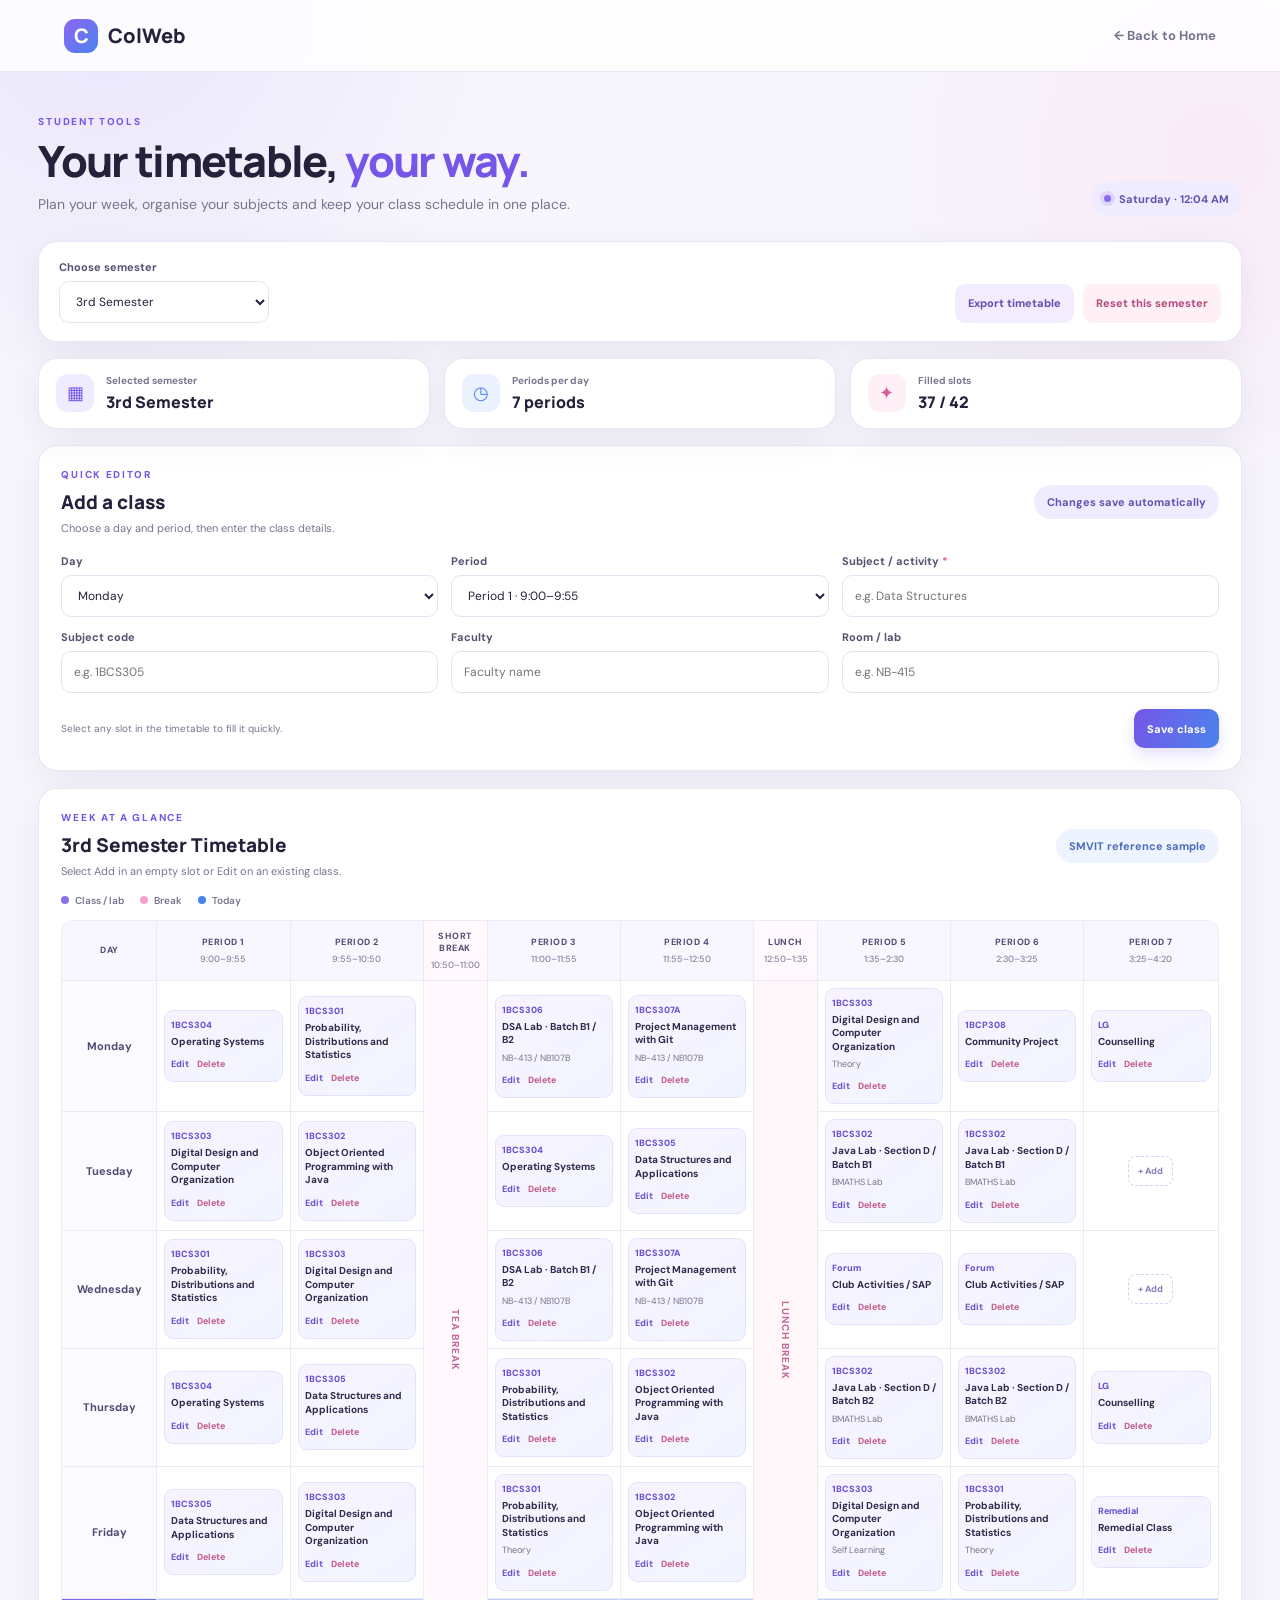
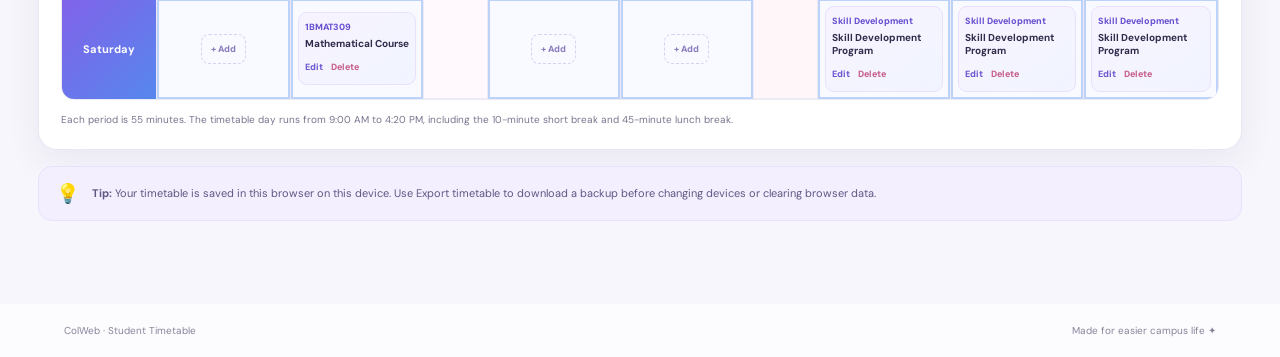
<file: timetable.html>
<!DOCTYPE html>
<html lang="en">
<head>
    <meta charset="UTF-8">
    <meta name="viewport" content="width=device-width, initial-scale=1.0">
    <meta name="description" content="Create and manage your ColWeb student timetable.">
    <title>Student Timetable | ColWeb</title>
    <link rel="stylesheet" href="timetable.css">
    <script src="timetable.js" defer></script>
</head>
<body>

<header class="topbar">
    <a class="brand" href="index.html">
        <span class="brand-mark">C</span>
        <span>ColWeb</span>
    </a>
    <a class="home-link" href="index.html">← Back to Home</a>
</header>

<main class="page">

    <section class="hero">
        <div>
        
            <p class="eyebrow">STUDENT TOOLS</p>
            <h1>Your timetable, <span>your way.</span></h1>
            <p class="hero-copy">
                Plan your week, organise your subjects and keep your class schedule in one place.
            </p>
        </div>
        <div class="hero-chip">
            <span class="live-dot"></span>
            <span id="today-label">Your weekly schedule</span>
        </div>
    </section>

    <section class="toolbar panel">
        <div class="semester-control">
            <label for="semester-select">Choose semester</label>
            <select id="semester-select">
                <option value="1">1st Semester</option>
                <option value="2">2nd Semester</option>
                <option value="3" selected>3rd Semester</option>
                <option value="4">4th Semester</option>
                <option value="5">5th Semester</option>
                <option value="6">6th Semester</option>
                <option value="7">7th Semester</option>
                <option value="8">8th Semester</option>
            </select>
        </div>

        <div class="toolbar-actions">
            <button type="button" class="button button-quiet" id="export-button">
                Export timetable
            </button>
            <button type="button" class="button button-danger" id="reset-button">
                Reset this semester
            </button>
        </div>
    </section>

    <section class="summary-grid">
        <article class="summary-card panel">
            <span class="summary-icon purple">▦</span>
            <div>
                <p class="summary-label">Selected semester</p>
                <p class="summary-value" id="summary-semester">3rd Semester</p>
            </div>
        </article>

        <article class="summary-card panel">
            <span class="summary-icon blue">◷</span>
            <div>
                <p class="summary-label">Periods per day</p>
                <p class="summary-value">7 periods</p>
            </div>
        </article>

        <article class="summary-card panel">
            <span class="summary-icon pink">✦</span>
            <div>
                <p class="summary-label">Filled slots</p>
                <p class="summary-value" id="filled-count">0 / 42</p>
            </div>
        </article>
    </section>

    <section class="editor panel" id="editor-panel">
        <div class="section-heading">
            <div>
                <p class="eyebrow">QUICK EDITOR</p>
                <h2 id="editor-title">Add a class</h2>
                <p class="muted">Choose a day and period, then enter the class details.</p>
            </div>
            <span class="editor-badge">Changes save automatically</span>
        </div>

        <form id="class-form">
            <div class="form-grid">

                <div class="field">
                    <label for="day-input">Day</label>
                    <select id="day-input" required>
                        <option>Monday</option>
                        <option>Tuesday</option>
                        <option>Wednesday</option>
                        <option>Thursday</option>
                        <option>Friday</option>
                        <option>Saturday</option>
                    </select>
                </div>

                <div class="field">
                    <label for="period-input">Period</label>
                    <select id="period-input" required>
                        <option value="1">Period 1 · 9:00–9:55</option>
                        <option value="2">Period 2 · 9:55–10:50</option>
                        <option value="3">Period 3 · 11:00–11:55</option>
                        <option value="4">Period 4 · 11:55–12:50</option>
                        <option value="5">Period 5 · 1:35–2:30</option>
                        <option value="6">Period 6 · 2:30–3:25</option>
                        <option value="7">Period 7 · 3:25–4:20</option>
                    </select>
                </div>

                <div class="field">
                    <label for="subject-input">Subject / activity <span class="required">*</span></label>
                    <input id="subject-input" type="text" maxlength="70"
                           placeholder="e.g. Data Structures" required>
                </div>

                <div class="field">
                    <label for="code-input">Subject code</label>
                    <input id="code-input" type="text" maxlength="25"
                           placeholder="e.g. 1BCS305">
                </div>

                <div class="field">
                    <label for="faculty-input">Faculty</label>
                    <input id="faculty-input" type="text" maxlength="60"
                           placeholder="Faculty name">
                </div>

                <div class="field">
                    <label for="room-input">Room / lab</label>
                    <input id="room-input" type="text" maxlength="30"
                           placeholder="e.g. NB-415">
                </div>

            </div>

            <div class="form-actions">
                <p class="form-note" id="form-note" aria-live="polite">
                    Select any slot in the timetable to fill it quickly.
                </p>

                <div class="form-buttons">
                    <button type="button" class="button button-quiet"
                            id="cancel-edit" hidden>Cancel edit</button>
                    <button type="submit" class="button button-primary"
                            id="save-class">Save class</button>
                </div>
            </div>
        </form>
    </section>

    <section class="timetable-section panel">
        <div class="section-heading timetable-heading">
            <div>
                <p class="eyebrow">WEEK AT A GLANCE</p>
                <h2 id="table-title">3rd Semester Timetable</h2>
                <p class="muted">Select Add in an empty slot or Edit on an existing class.</p>
            </div>
            <span class="sample-tag" id="sample-tag">SMVIT reference sample</span>
        </div>

        <div class="legend">
            <span><i class="legend-dot class-dot"></i> Class / lab</span>
            <span><i class="legend-dot break-dot"></i> Break</span>
            <span><i class="legend-dot today-dot"></i> Today</span>
        </div>

        <div class="table-scroll">
            <table class="timetable" aria-label="Weekly student timetable">
                <thead>
                    <tr>
                        <th class="day-column">DAY</th>
                        <th><span>PERIOD 1</span><small>9:00–9:55</small></th>
                        <th><span>PERIOD 2</span><small>9:55–10:50</small></th>
                        <th class="break-column"><span>SHORT BREAK</span><small>10:50–11:00</small></th>
                        <th><span>PERIOD 3</span><small>11:00–11:55</small></th>
                        <th><span>PERIOD 4</span><small>11:55–12:50</small></th>
                        <th class="break-column lunch-column"><span>LUNCH</span><small>12:50–1:35</small></th>
                        <th><span>PERIOD 5</span><small>1:35–2:30</small></th>
                        <th><span>PERIOD 6</span><small>2:30–3:25</small></th>
                        <th><span>PERIOD 7</span><small>3:25–4:20</small></th>
                    </tr>
                </thead>
                <tbody id="timetable-body"></tbody>
            </table>
        </div>

        <p class="table-footnote">
            Each period is 55 minutes. The timetable day runs from 9:00 AM to 4:20 PM,
            including the 10-minute short break and 45-minute lunch break.
        </p>
    </section>

    <section class="help-strip">
        <span class="help-icon">💡</span>
        <p>
            <strong>Tip:</strong> Your timetable is saved in this browser on this device.
            Use Export timetable to download a backup before changing devices or clearing browser data.
        </p>
    </section>

    <p class="status-message" id="status-message" role="status" aria-live="polite"></p>

</main>

<footer class="footer">
    <span>ColWeb · Student Timetable</span>
    <span>Made for easier campus life ✦</span>
</footer>

</body>
</html>
</file>
<file: assign.css>
/* Campus Pulse styles */
@import url('https://fonts.googleapis.com/css2?family=DM+Sans:wght@400;500;600;700&family=Playfair+Display:wght@500;600;700;800&display=swap');

/* Lost and Found button styles */
.lost-found-btn {
    display: inline-flex;
    align-items: center;
    gap: 14px;
    padding: 14px 22px;
    background: linear-gradient(135deg, #7655e8, #a855f7);
    color: white;
    text-decoration: none;
    border-radius: 14px;
    box-shadow: 0 5px 15px rgba(118, 85, 232, 0.25);
    transition: all 0.3s ease;
    margin: 12px;
}

.lost-found-btn:hover {
    transform: translateY(-4px);
    box-shadow: 0 9px 22px rgba(118, 85, 232, 0.35);
}

.lost-found-icon {
    font-size: 27px;
}

.lost-found-text {
    display: flex;
    flex-direction: column;
    text-align: left;
    gap: 3px;
}

.lost-found-text strong {
    font-size: 16px;
}

.lost-found-text small {
    font-size: 12px;
    color: #f1eaff;
}

.lost-found-arrow {
    font-size: 22px;
    margin-left: 8px;
}

:root {
    color-scheme: light;
    --bg: #FAF7F0;
    --surface: #FFFFFF;
    --surface-alt: #F0E8F7;
    --text: #292438;
    --text-muted: #71677D;
    --heading: #45215F;
    --primary: #54236F;
    --primary-dark: #321B45;
    --primary-light: #EDE2F5;
    --blue: #315A9B;
    --blue-dark: #14213D;
    --blue-light: #E7EDF7;
    --accent: #C9A96E;
    --accent-light: #F4EBD9;
    --border: #E5DCE9;
    --shadow: 0 8px 28px rgba(50, 27, 69, 0.09);
    --shadow-hover: 0 16px 38px rgba(50, 27, 69, 0.16);
}

html[data-theme="dark"] {
    color-scheme: dark;
    --bg: #101827;
    --surface: #1B2538;
    --surface-alt: #252E45;
    --text: #F1EDF7;
    --text-muted: #C0B9CE;
    --heading: #E8D8F5;
    --primary: #B88AD5;
    --primary-dark: #321B45;
    --primary-light: #392B4B;
    --blue: #8EACDF;
    --blue-dark: #14213D;
    --blue-light: #263A59;
    --accent: #DFC18A;
    --accent-light: #423B31;
    --border: #41445B;
    --shadow: 0 8px 28px rgba(0, 0, 0, 0.24);
    --shadow-hover: 0 16px 38px rgba(0, 0, 0, 0.38);
}

* {
    box-sizing: border-box;
}

html {
    scroll-behavior: smooth;
}

body {
    margin: 0;
    padding: 35px 6%;
    background: var(--bg);
    color: var(--text);
    font-family: 'DM Sans', sans-serif;
    font-size: 15px;
    line-height: 1.7;
    transition: background 0.3s ease, color 0.3s ease;
}

h1,
h2,
h3,
h4 {
    color: var(--heading);
    font-family: 'Playfair Display', Georgia, serif;
    line-height: 1.25;
}

h1 {
    font-size: clamp(2rem, 4vw, 3rem);
}

h2 {
    font-size: 1.65rem;
}

h3 {
    font-size: 1.25rem;
}

p {
    color: var(--text-muted);
}

a {
    color: var(--primary);
    font-weight: 600;
    text-decoration: none;
    transition: color 0.25s ease;
}

a:hover {
    color: var(--accent);
}

button {
    font-family: inherit;
}

button:focus-visible,
a:focus-visible {
    outline: 3px solid var(--accent);
    outline-offset: 4px;
}

img {
    max-width: 100%;
}

.theme-toggle {
    display: block;
    margin: 0 0 25px auto;
    padding: 11px 20px;
    border: 1px solid var(--accent);
    border-radius: 30px;
    background: var(--surface);
    color: var(--heading);
    font-size: 14px;
    font-weight: 700;
    cursor: pointer;
    box-shadow: var(--shadow);
    transition: all 0.25s ease;
}

.theme-toggle:hover {
    background: var(--primary);
    color: #FFFFFF;
    border-color: var(--primary);
    transform: translateY(-2px);
}

.card {
    max-width: 1100px;
    margin: 0 auto 65px;
    padding: 35px;
    overflow: hidden;
    background: var(--surface);
    border: 1px solid var(--border);
    border-top: 4px solid var(--accent);
    border-radius: 18px;
    box-shadow: var(--shadow);
}

.card > img {
    display: block;
    width: 150px;
    height: auto;
    max-height: 150px;
    object-fit: contain;
    margin: 0 auto 25px;
    border-radius: 12px;
}

.card > h1 {
    margin: 10px 0 20px;
    text-align: center;
}

.card > div {
    color: var(--text-muted);
    text-align: justify;
}

table {
    width: 100%;
    margin-top: 25px;
    border-collapse: collapse;
    background: var(--surface);
    border: 1px solid var(--border);
}

th {
    padding: 15px;
    background: var(--blue-dark);
    color: #FFFFFF;
    font-weight: 700;
    text-align: left;
}

td {
    padding: 12px 15px;
    border: 1px solid var(--border);
    color: var(--text);
}

tr:nth-child(even) {
    background: var(--surface-alt);
}

tr:hover {
    background: var(--blue-light);
}

td a {
    color: var(--blue);
}

.campus-pulse {
    max-width: 1200px;
    margin: 70px auto 30px;
}

.pulse-header {
    position: relative;
    margin-bottom: 40px;
    padding: 65px 30px;
    overflow: hidden;
    background: linear-gradient(125deg, #321B45 0%, #54236F 48%, #14213D 100%);
    border: 1px solid rgba(201, 169, 110, 0.55);
    border-radius: 22px;
    box-shadow: var(--shadow);
    text-align: center;
}

.pulse-header::before {
    position: absolute;
    top: -100px;
    right: -80px;
    width: 280px;
    height: 280px;
    border: 1px solid rgba(201, 169, 110, 0.35);
    border-radius: 50%;
    content: "";
}

.pulse-header::after {
    position: absolute;
    bottom: -160px;
    left: -80px;
    width: 300px;
    height: 300px;
    border: 1px solid rgba(201, 169, 110, 0.25);
    border-radius: 50%;
    content: "";
}

.pulse-label {
    display: inline-block;
    margin-bottom: 15px;
    color: #E6C98F;
    font-size: 12px;
    font-weight: 700;
    letter-spacing: 3px;
    text-transform: uppercase;
}

.pulse-header h1 {
    margin: 5px 0 12px;
    color: #FFFFFF;
    font-size: clamp(2.8rem, 6vw, 4.5rem);
    letter-spacing: -1px;
}

.pulse-tagline {
    margin: 0 0 15px;
    color: #E6C98F;
    font-family: 'Playfair Display', Georgia, serif;
    font-size: 1.35rem;
    font-style: italic;
}

.pulse-description {
    max-width: 650px;
    margin: 0 auto;
    color: #F1EAF5;
    font-size: 1rem;
}

.pulse-container {
    display: grid;
    grid-template-columns: repeat(2, minmax(0, 1fr));
    gap: 25px;
    margin: 35px 0;
}

.pulse-card {
    position: relative;
    padding: 30px;
    overflow: hidden;
    background: var(--surface);
    border: 1px solid var(--border);
    border-radius: 17px;
    box-shadow: var(--shadow);
    transition: transform 0.3s ease, box-shadow 0.3s ease, border-color 0.3s ease;
}

.pulse-card::before {
    position: absolute;
    top: 0;
    left: 0;
    width: 5px;
    height: 100%;
    background: linear-gradient(to bottom, var(--accent), var(--primary), var(--blue));
    content: "";
}

.pulse-card:hover {
    transform: translateY(-7px);
    border-color: var(--accent);
    box-shadow: var(--shadow-hover);
}

.pulse-card h2 {
    display: flex;
    align-items: center;
    gap: 12px;
    margin: 0 0 15px;
    font-size: 1.4rem;
}

.pulse-icon {
    display: inline-flex;
    align-items: center;
    justify-content: center;
    width: 45px;
    height: 45px;
    flex-shrink: 0;
    background: var(--primary-light);
    border: 1px solid var(--accent);
    border-radius: 13px;
    font-size: 22px;
}

.pulse-card p {
    min-height: 55px;
    margin: 0 0 22px;
    color: var(--text-muted);
}

.pulse-card a {
    display: inline-block;
    padding: 10px 18px;
    background: var(--primary);
    border: 1px solid var(--primary);
    border-radius: 8px;
    color: #FFFFFF;
    font-size: 14px;
    transition: all 0.25s ease;
}

.pulse-card a:hover {
    background: var(--blue-dark);
    border-color: var(--blue-dark);
    color: #FFFFFF;
}

.pulse-detail {
    margin: 25px 0;
    padding: 25px 30px;
    background: var(--surface);
    border: 1px solid var(--border);
    border-left: 4px solid var(--accent);
    border-radius: 12px;
    box-shadow: var(--shadow);
}

.pulse-detail h2 {
    margin-top: 0;
}

.pulse-detail p {
    margin-bottom: 0;
}

section {
    scroll-margin-top: 25px;
}

header:not(.pulse-header) {
    color: var(--heading);
}

main {
    max-width: 1200px;
    margin: 0 auto;
}

main section,
.content-section {
    margin: 25px 0;
    padding: 25px;
    background: var(--surface);
    border: 1px solid var(--border);
    border-radius: 15px;
    box-shadow: var(--shadow);
}

article:not(.pulse-card) {
    margin-bottom: 20px;
    padding: 22px;
    background: var(--surface);
    border: 1px solid var(--border);
    border-radius: 13px;
    box-shadow: var(--shadow);
}

article:not(.pulse-card) h2,
article:not(.pulse-card) h3 {
    margin-top: 0;
}

ul,
ol {
    padding-left: 25px;
    color: var(--text-muted);
}

li {
    margin-bottom: 8px;
}

hr {
    height: 1px;
    margin: 25px 0;
    background: var(--border);
    border: 0;
}

footer {
    margin-top: 50px;
    padding: 25px;
    background: var(--surface-alt);
    border-top: 1px solid var(--accent);
    color: var(--text-muted);
    text-align: center;
}

@media (max-width: 768px) {
    body {
        padding: 20px 4%;
    }

    .card {
        padding: 20px;
        margin-bottom: 40px;
    }

    .card > img {
        width: 110px;
    }

    .pulse-header {
        padding: 45px 20px;
    }

    .pulse-container {
        grid-template-columns: 1fr;
        gap: 18px;
    }

    .pulse-card {
        padding: 25px;
    }

    .pulse-detail {
        padding: 20px;
    }

    table {
        font-size: 13px;
    }

    th,
    td {
        padding: 9px;
    }
}

@media (max-width: 480px) {
    body {
        padding: 15px 3%;
    }

    .card {
        padding: 15px;
    }

    .pulse-header {
        padding: 40px 15px;
    }

    .pulse-card h2 {
        font-size: 1.2rem;
    }

    table {
        font-size: 11px;
    }

    th,
    td {
        padding: 7px;
    }
}

@media (prefers-reduced-motion: reduce) {
    *,
    *::before,
    *::after {
        scroll-behavior: auto !important;
        transition-duration: 0.01ms !important;
        animation-duration: 0.01ms !important;
    }
}
</file>
<file: timetable.css>
@import url('https://fonts.googleapis.com/css2?family=DM+Sans:wght@400;500;600;700&family=Manrope:wght@500;600;700;800&display=swap');

:root {
    --ink: #24213b;
    --muted: #77758e;
    --purple: #7556e8;
    --blue: #4b83ed;
    --line: #eceaf5;
    --surface: #ffffff;
    --background: #f7f6fc;
    --shadow: 0 12px 35px rgba(53, 39, 105, 0.07);
}

* {
    box-sizing: border-box;
}

body {
    margin: 0;
    color: var(--ink);
    background:
        radial-gradient(circle at 8% 0%, rgba(185, 164, 255, .20), transparent 27rem),
        radial-gradient(circle at 95% 8%, rgba(255, 190, 224, .19), transparent 24rem),
        var(--background);
    font-family: "DM Sans", Arial, sans-serif;
}

button, input, select {
    font: inherit;
}

button {
    cursor: pointer;
}

.topbar {
    min-height: 72px;
    padding: 0 clamp(18px, 5vw, 70px);
    display: flex;
    align-items: center;
    justify-content: space-between;
    background: rgba(255,255,255,.84);
    border-bottom: 1px solid rgba(230,226,244,.8);
}

.brand {
    display: inline-flex;
    align-items: center;
    gap: 10px;
    color: var(--ink);
    text-decoration: none;
    font: 800 20px Manrope, sans-serif;
}

.brand-mark {
    width: 34px;
    height: 34px;
    display: grid;
    place-items: center;
    border-radius: 11px;
    color: white;
    background: linear-gradient(135deg, #8c65f2, #4c83ee);
}

.home-link {
    color: var(--muted);
    text-decoration: none;
    font-size: 13px;
    font-weight: 700;
}

.home-link:hover {
    color: var(--purple);
}

.page {
    width: min(1500px, 94%);
    margin: 0 auto;
    padding: 38px 0 55px;
}

.hero {
    display: flex;
    align-items: flex-end;
    justify-content: space-between;
    gap: 20px;
    margin: 5px 0 25px;
}

.eyebrow {
    margin: 0 0 8px;
    color: var(--purple);
    font-size: 10px;
    font-weight: 800;
    letter-spacing: 1.7px;
}

h1 {
    margin: 0 0 8px;
    font: 800 clamp(29px, 4vw, 43px)/1.15 Manrope, sans-serif;
    letter-spacing: -1.7px;
}

h1 span {
    color: var(--purple);
}

.hero-copy {
    margin: 0;
    max-width: 600px;
    color: var(--muted);
    font-size: 14px;
    line-height: 1.6;
}

.hero-chip, .editor-badge, .sample-tag {
    display: inline-flex;
    align-items: center;
    gap: 8px;
    padding: 10px 13px;
    border-radius: 999px;
    color: #6551ad;
    background: #f0ecff;
    font-size: 11px;
    font-weight: 700;
    white-space: nowrap;
}

.live-dot {
    width: 7px;
    height: 7px;
    border-radius: 50%;
    background: #8b6af0;
    box-shadow: 0 0 0 4px #ded5ff;
}

.panel {
    background: var(--surface);
    border: 1px solid rgba(232,229,244,.9);
    border-radius: 19px;
    box-shadow: var(--shadow);
}

.toolbar {
    display: flex;
    justify-content: space-between;
    align-items: end;
    gap: 18px;
    padding: 18px 20px;
}

.semester-control {
    display: grid;
    gap: 7px;
    min-width: 210px;
}

label {
    color: #55516f;
    font-size: 11px;
    font-weight: 700;
}

select, input {
    width: 100%;
    min-height: 42px;
    padding: 10px 12px;
    border: 1px solid #e6e2f1;
    border-radius: 10px;
    color: var(--ink);
    background: #fff;
    outline: none;
    font-size: 12px;
}

select:focus, input:focus {
    border-color: #987cf1;
    box-shadow: 0 0 0 3px rgba(117,86,232,.12);
}

.toolbar-actions, .form-buttons {
    display: flex;
    flex-wrap: wrap;
    gap: 9px;
}

.button {
    min-height: 39px;
    padding: 9px 13px;
    border: 0;
    border-radius: 10px;
    font-size: 11px;
    font-weight: 800;
    transition: transform .15s;
}

.button:hover {
    transform: translateY(-1px);
}

.button-primary {
    color: white;
    background: linear-gradient(110deg, var(--purple), var(--blue));
    box-shadow: 0 7px 15px rgba(117,86,232,.18);
}

.button-quiet {
    color: #6551ad;
    background: #f1edff;
}

.button-danger {
    color: #b34d7b;
    background: #fff0f6;
}

.summary-grid {
    display: grid;
    grid-template-columns: repeat(3, 1fr);
    gap: 14px;
    margin: 16px 0;
}

.summary-card {
    display: flex;
    align-items: center;
    gap: 12px;
    padding: 15px 17px;
}

.summary-icon {
    width: 38px;
    height: 38px;
    display: grid;
    place-items: center;
    border-radius: 12px;
    font-size: 18px;
}

.summary-icon.purple {
    color: #7556e8;
    background: #f0ecff;
}

.summary-icon.blue {
    color: #4b83ed;
    background: #eaf1ff;
}

.summary-icon.pink {
    color: #d65c9c;
    background: #fff0f7;
}

.summary-label {
    margin: 0 0 4px;
    color: var(--muted);
    font-size: 10px;
    font-weight: 700;
}

.summary-value {
    margin: 0;
    font: 800 16px Manrope, sans-serif;
}

.editor {
    padding: 22px;
    margin-bottom: 17px;
}

.section-heading {
    display: flex;
    align-items: center;
    justify-content: space-between;
    gap: 15px;
    margin-bottom: 18px;
}

h2 {
    margin: 0 0 5px;
    font: 800 19px Manrope, sans-serif;
}

.muted {
    margin: 0;
    color: var(--muted);
    font-size: 11px;
    line-height: 1.5;
}

.form-grid {
    display: grid;
    grid-template-columns: repeat(3, minmax(0, 1fr));
    gap: 13px;
}

.field {
    display: grid;
    gap: 7px;
}

.required {
    color: #e15b98;
}

.form-actions {
    display: flex;
    align-items: center;
    justify-content: space-between;
    gap: 15px;
    margin-top: 16px;
}

.form-note {
    margin: 0;
    color: var(--muted);
    font-size: 10px;
}

.timetable-section {
    padding: 22px;
}

.timetable-heading {
    margin-bottom: 14px;
}

.sample-tag {
    color: #4e6db8;
    background: #edf3ff;
}

.legend {
    display: flex;
    flex-wrap: wrap;
    gap: 16px;
    margin: 0 0 13px;
    color: var(--muted);
    font-size: 10px;
    font-weight: 600;
}

.legend span {
    display: inline-flex;
    align-items: center;
    gap: 6px;
}

.legend-dot {
    width: 8px;
    height: 8px;
    border-radius: 50%;
    display: inline-block;
}

.class-dot { background: #8b70ed; }
.break-dot { background: #f1a2c8; }
.today-dot { background: #4b83ed; }

.table-scroll {
    overflow-x: auto;
    border: 1px solid var(--line);
    border-radius: 13px;
}

.timetable {
    width: 100%;
    min-width: 1120px;
    border-collapse: separate;
    border-spacing: 0;
    table-layout: fixed;
}

.timetable th, .timetable td {
    border-right: 1px solid var(--line);
    border-bottom: 1px solid var(--line);
    text-align: center;
}

.timetable th:last-child, .timetable td:last-child {
    border-right: 0;
}

.timetable tbody tr:last-child th,
.timetable tbody tr:last-child td {
    border-bottom: 0;
}

.timetable thead th {
    height: 60px;
    padding: 8px 5px;
    color: #514b72;
    background: #f8f6ff;
    font-size: 9px;
    letter-spacing: .5px;
}

.timetable thead th span,
.timetable thead th small {
    display: block;
}

.timetable thead th small {
    margin-top: 5px;
    color: #88849e;
    font-size: 9px;
    font-weight: 500;
    letter-spacing: 0;
}

.timetable .day-column {
    width: 95px;
}

.timetable tbody th {
    padding: 12px 7px;
    color: #514b72;
    background: #fbfaff;
    font-size: 11px;
}

.timetable tbody tr.is-today th {
    color: #fff;
    background: linear-gradient(135deg, #8162e9, #5687ed);
}

.timetable td {
    height: 94px;
    padding: 7px;
    background: #fff;
    vertical-align: middle;
}

.timetable td.break-column,
.timetable th.break-column {
    width: 64px;
    background: #fff8fc;
}

.timetable td.break-column {
    color: #c16a99;
    font-size: 10px;
    font-weight: 800;
    writing-mode: vertical-rl;
    letter-spacing: 1px;
}

.timetable td.lunch-column {
    background: #fff6fa;
}

.slot-card {
    min-height: 70px;
    padding: 8px 6px;
    border: 1px solid #e8e0ff;
    border-radius: 9px;
    background: linear-gradient(145deg, #f7f3ff, #f1f5ff);
    text-align: left;
}

.slot-code {
    margin: 0 0 4px;
    color: #684fd0;
    font-size: 9px;
    font-weight: 800;
    overflow-wrap: anywhere;
}

.slot-subject {
    margin: 0 0 5px;
    color: #302b4a;
    font-size: 10px;
    font-weight: 700;
    line-height: 1.35;
    overflow-wrap: anywhere;
}

.slot-meta {
    margin: 0;
    color: #77738c;
    font-size: 9px;
    line-height: 1.35;
    overflow-wrap: anywhere;
}

.slot-actions {
    display: flex;
    gap: 8px;
    margin-top: 7px;
}

.slot-actions button, .slot-add {
    padding: 3px 0;
    border: 0;
    color: #6d55cf;
    background: transparent;
    font-size: 9px;
    font-weight: 800;
}

.slot-actions .delete-slot {
    color: #c65d89;
}

.slot-add {
    padding: 8px 9px;
    border: 1px dashed #d8d0f1;
    border-radius: 8px;
    color: #8b7bbd;
}

.slot-add:hover {
    border-color: var(--purple);
    color: var(--purple);
    background: #faf8ff;
}

.today-cell {
    box-shadow: inset 0 0 0 2px rgba(75,131,237,.34);
    background: #f8faff !important;
}

.current-period {
    box-shadow: inset 0 0 0 3px #4b83ed !important;
}

.table-footnote {
    margin: 12px 0 0;
    color: var(--muted);
    font-size: 10px;
    line-height: 1.5;
}

.help-strip {
    display: flex;
    align-items: center;
    gap: 12px;
    margin-top: 16px;
    padding: 14px 17px;
    border: 1px solid #e8e0ff;
    border-radius: 14px;
    background: #f3efff;
    color: #615783;
}

.help-icon { font-size: 19px; }

.help-strip p {
    margin: 0;
    font-size: 11px;
    line-height: 1.55;
}

.status-message {
    min-height: 18px;
    margin: 10px 2px 0;
    color: #5d48b5;
    font-size: 11px;
}

.footer {
    display: flex;
    justify-content: space-between;
    gap: 12px;
    padding: 20px 5%;
    color: #88849a;
    background: rgba(255,255,255,.65);
    font-size: 10px;
}

[hidden] {
    display: none !important;
}

@media (max-width: 760px) {
    .page {
        width: 94%;
        padding-top: 27px;
    }

    .hero {
        align-items: flex-start;
        flex-direction: column;
    }

    .toolbar {
        align-items: stretch;
        flex-direction: column;
    }

    .toolbar-actions {
        justify-content: flex-start;
    }

    .summary-grid {
        grid-template-columns: 1fr;
        gap: 9px;
    }

    .summary-card {
        padding: 12px 14px;
    }

    .form-grid {
        grid-template-columns: repeat(2, minmax(0, 1fr));
    }

    .form-actions {
        align-items: flex-start;
        flex-direction: column;
    }

    .section-heading {
        align-items: flex-start;
        flex-direction: column;
    }

    .timetable-section, .editor {
        padding: 16px;
    }

    .footer {
        flex-direction: column;
    }
}

@media (max-width: 430px) {
    .form-grid {
        grid-template-columns: 1fr;
    }

    .toolbar-actions .button {
        flex: 1;
    }
}
</file>
